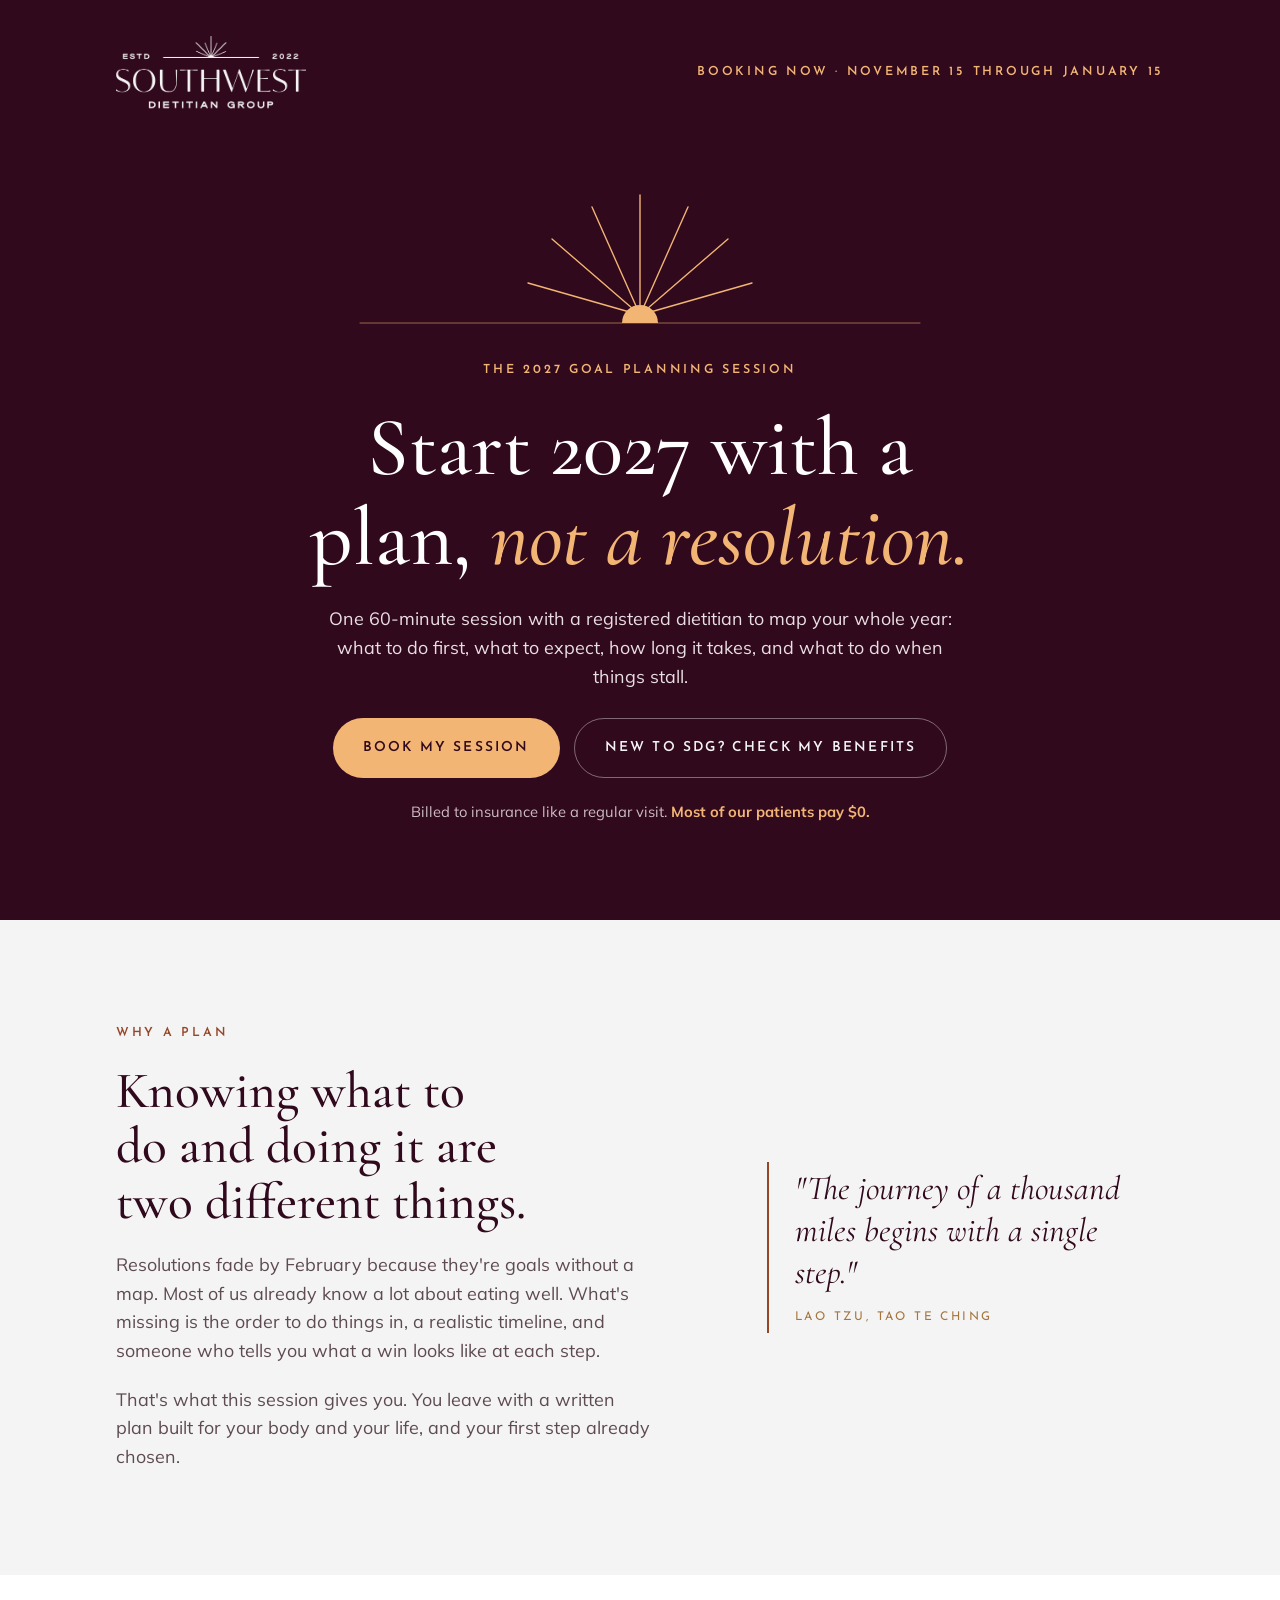
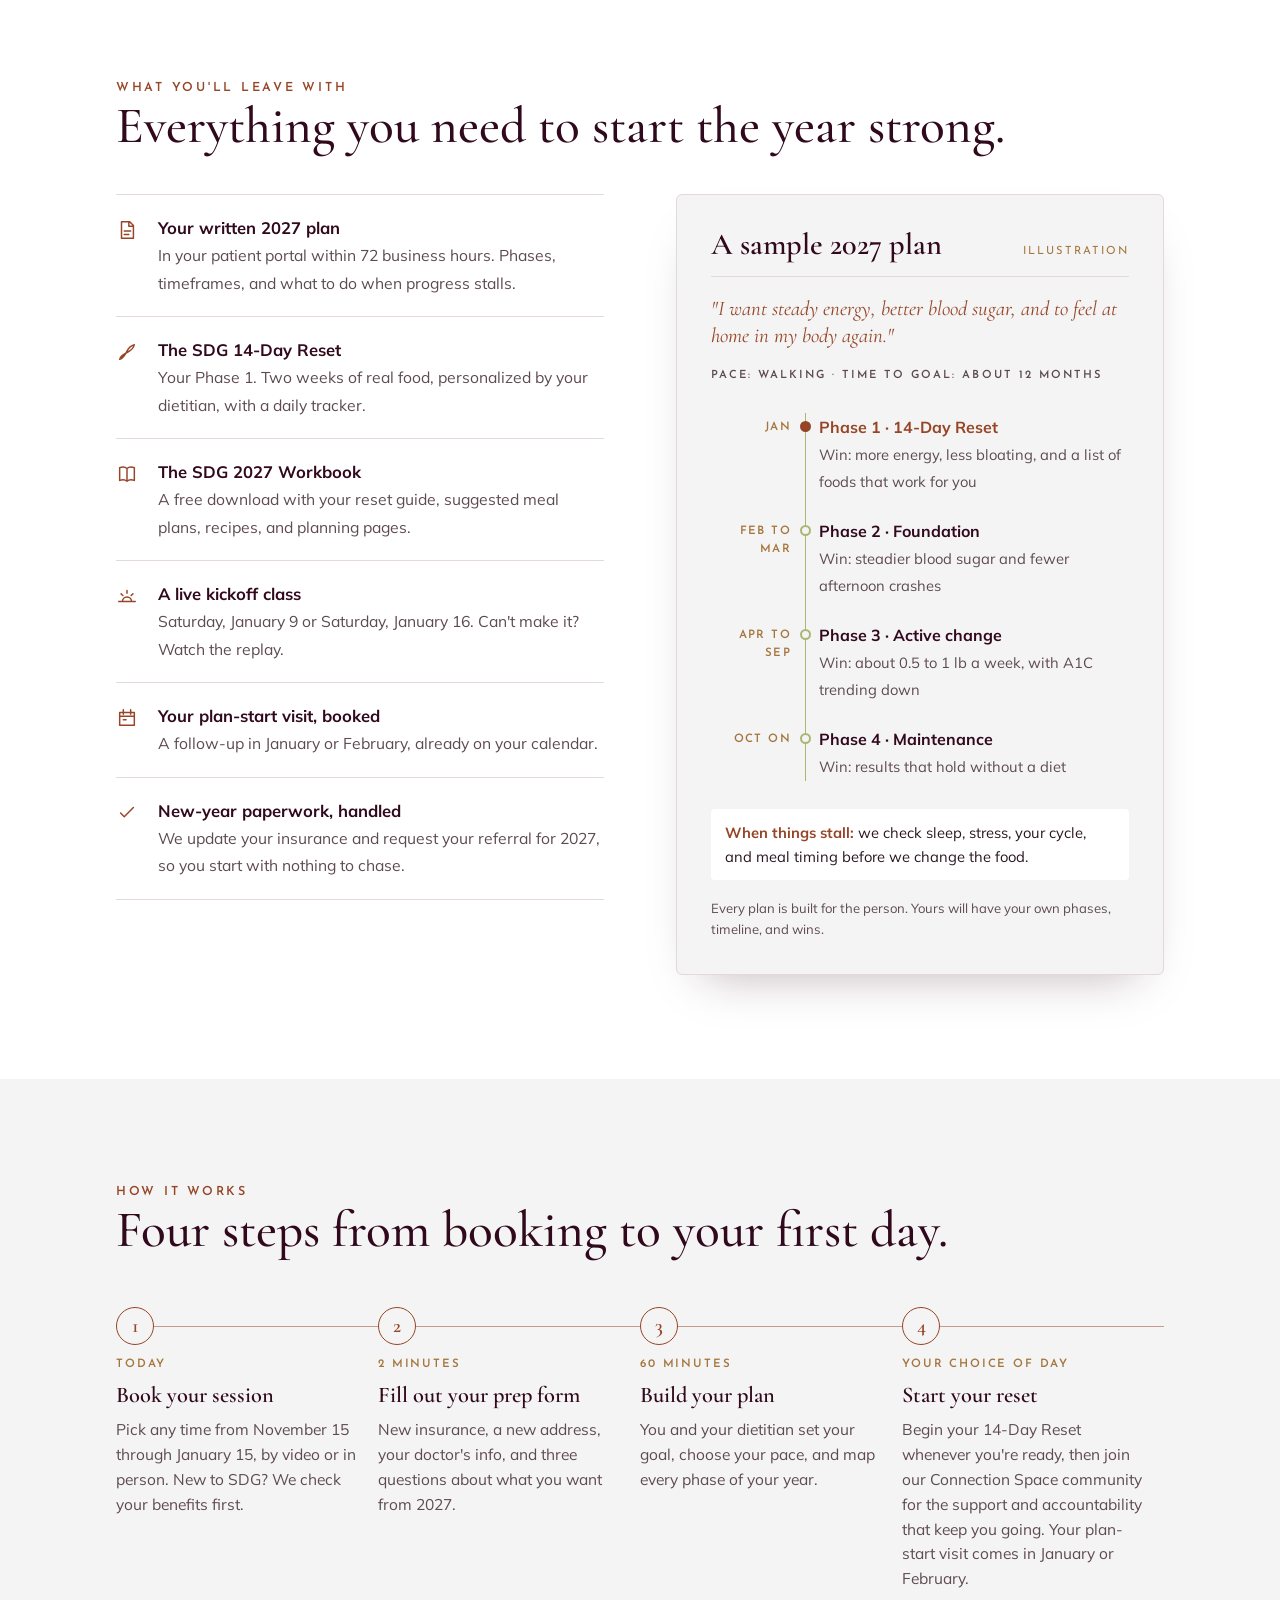
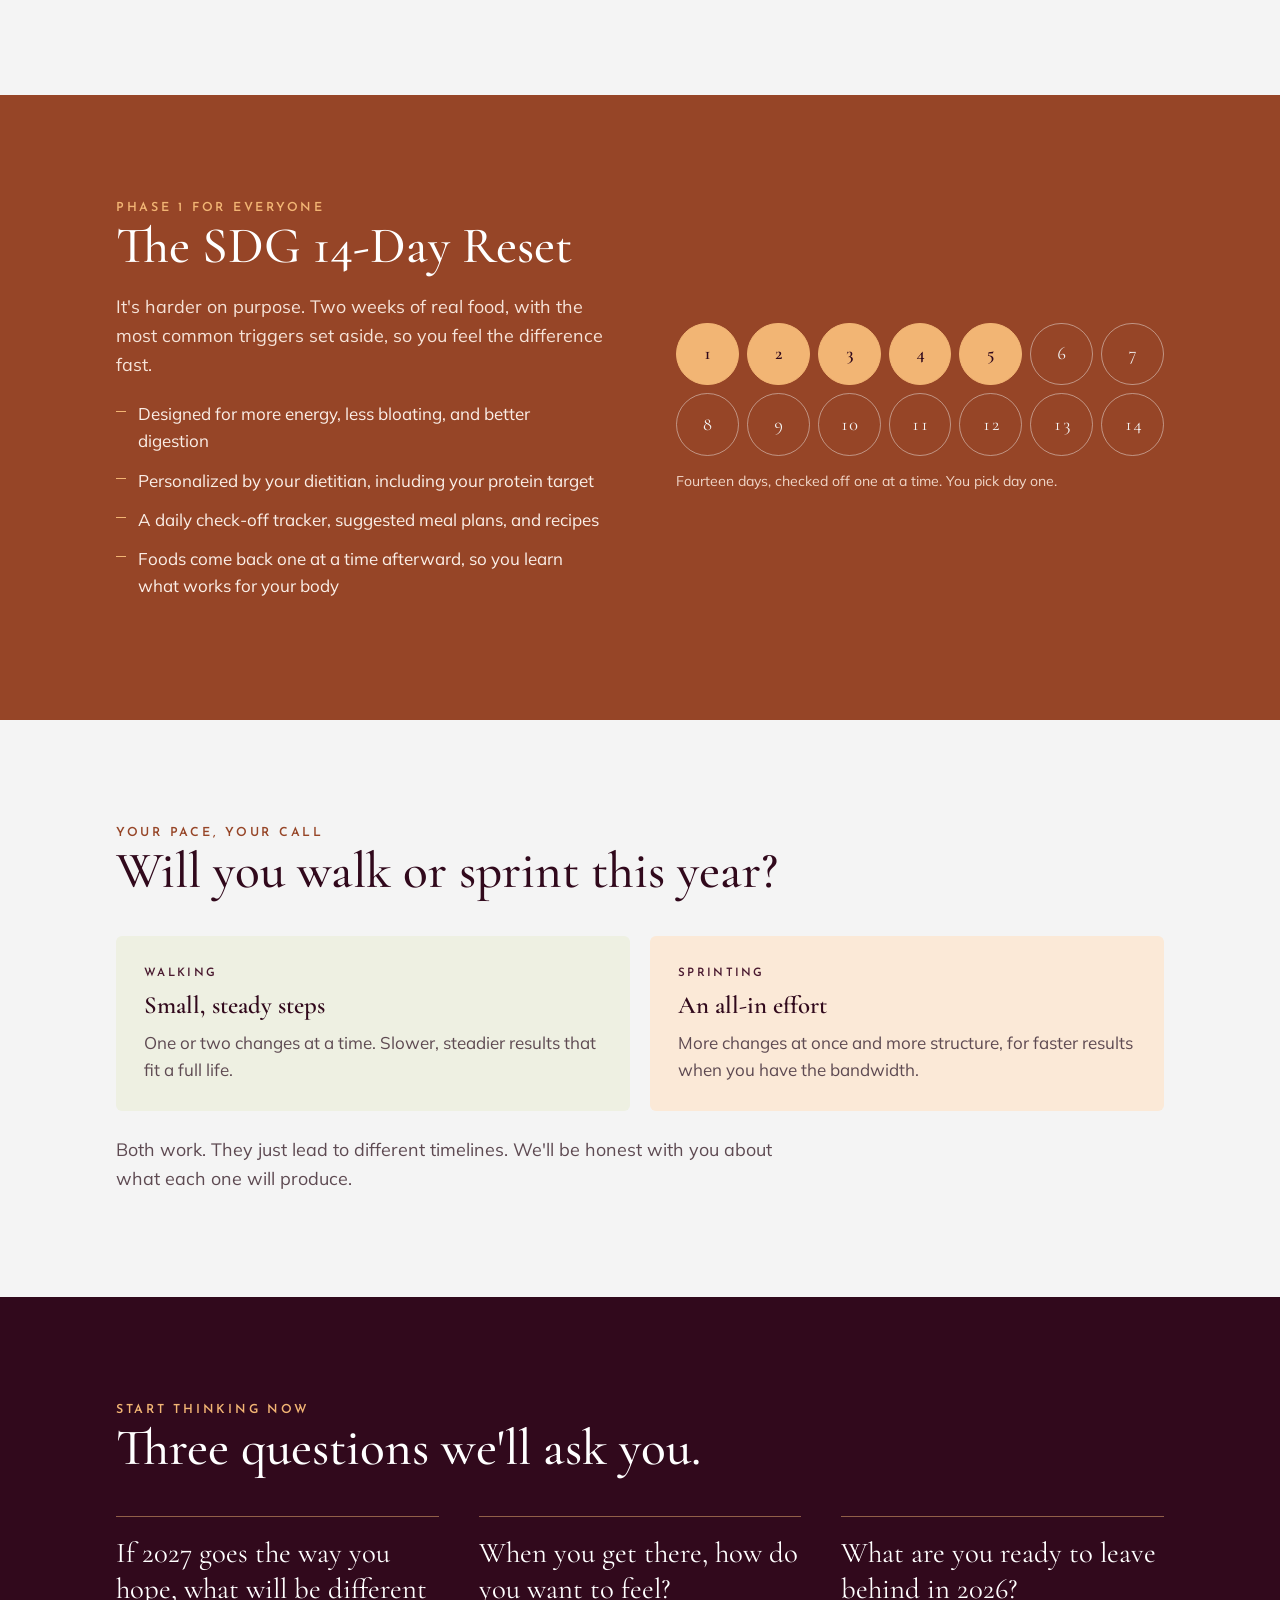
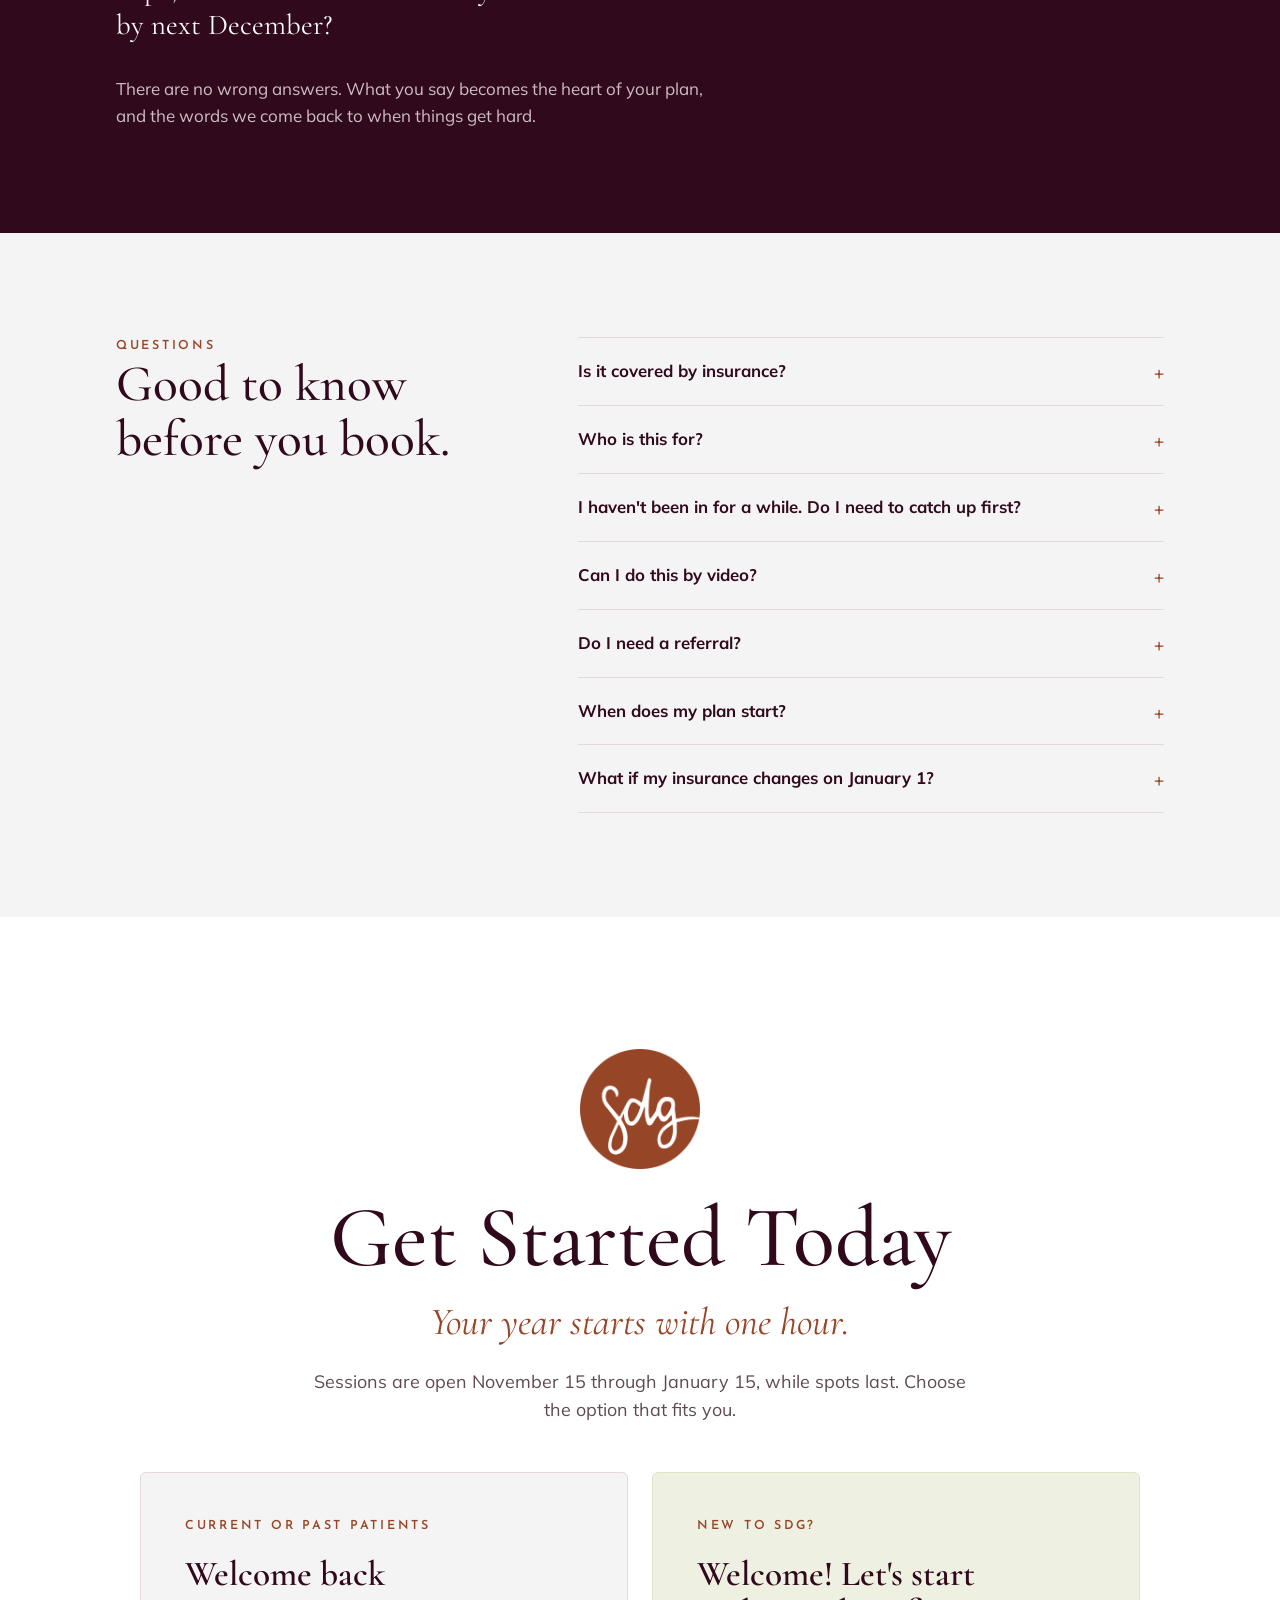
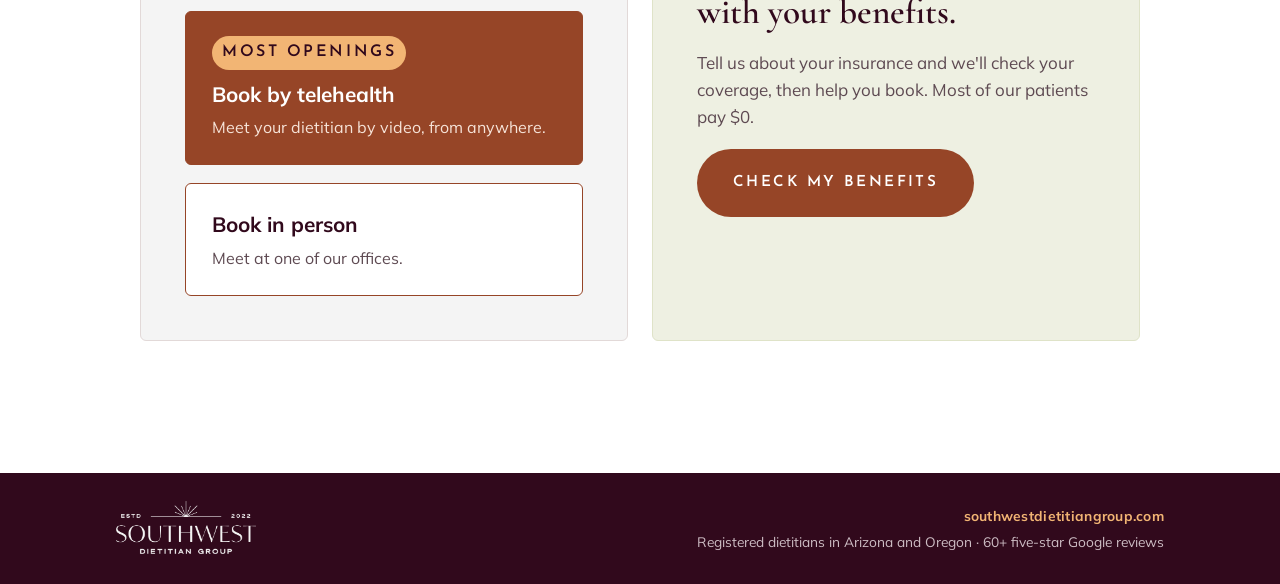
<file: 2027/index.html>
<!doctype html>
<html lang="en">
<head>
<meta charset="utf-8">
<meta name="viewport" content="width=device-width, initial-scale=1, viewport-fit=cover">
<title>2027 Goal Planning Session | Southwest Dietitian Group</title>
<meta name="description" content="One 60-minute session with a registered dietitian to map your whole year. Booking November 15 through January 15. Billed to insurance; most patients pay $0.">
<meta property="og:title" content="Start 2027 with a plan, not a resolution">
<meta property="og:description" content="The 2027 Goal Planning Session with Southwest Dietitian Group. Booking now, November 15 through January 15.">
<meta property="og:image" content="https://go.southwestdietitiangroup.com/assets/sdg-badge.png">
<link rel="icon" type="image/png" sizes="64x64" href="/assets/favicon-64.png?v=2">
<link rel="apple-touch-icon" href="/assets/favicon-180.png?v=2">


<link rel="preconnect" href="https://fonts.googleapis.com">
<link rel="preconnect" href="https://fonts.gstatic.com" crossorigin>
<link rel="stylesheet" href="https://fonts.googleapis.com/css2?family=Cormorant+Garamond:ital,wght@0,500;0,600;1,500&family=Josefin+Sans:wght@400;600&family=Mulish:wght@400;600;700&display=swap">
<style>
/* Layout: a sunrise over the horizon line (the logo's own motif) opens the year; the page below reads like the plan itself, in order. Single committed brand look. */
.sdg-lp {
  --rust: #964527;
  --rust-deep: #7c381f;
  --plum: #31091C;
  --plum-soft: #4a1a30;
  --peach: #F2B574;
  --sage: #ACB574;
  --gold: #A4753D;
  --paper: #F4F4F4;
  --white: #FFFFFF;
  --ink: #2a1520;
  --ink-soft: #5e4a52;
  --line: #e2d9d8;
  --display: 'Aguila', 'Cormorant Garamond', Georgia, 'Times New Roman', serif;
  --label: 'Dallas', 'Josefin Sans', 'Arial', sans-serif;
  --body: 'Mulish', 'Arial', 'Helvetica Neue', sans-serif;
  color-scheme: light;
  font-family: var(--body);
  font-size: 17px;
  line-height: 1.6;
  color: var(--ink);
  background: var(--paper);
  -webkit-font-smoothing: antialiased;
}
body { background: #F4F4F4; color: #2a1520; }
.sdg-lp *, .sdg-lp *::before, .sdg-lp *::after { box-sizing: border-box; }
.sdg-lp img { max-width: 100%; display: block; }
.sdg-lp a { color: inherit; }
.sdg-lp .wrap {
  max-width: 1080px;
  margin-inline: auto;
  padding-left: max(16px, env(safe-area-inset-left, 0px));
  padding-right: max(16px, env(safe-area-inset-right, 0px));
}
.sdg-lp .band { padding-block: clamp(56px, 9vw, 104px); }
.sdg-lp .eyebrow {
  font-family: var(--label);
  text-transform: uppercase;
  letter-spacing: 0.22em;
  font-size: 0.78rem;
  font-weight: 600;
  color: var(--rust);
  margin: 0;
}
.sdg-lp h1, .sdg-lp h2, .sdg-lp h3 {
  font-family: var(--display);
  font-weight: 500;
  line-height: 1.08;
  text-wrap: balance;
  margin: 0;
  color: var(--plum);
}
.sdg-lp h2 { font-size: clamp(2.1rem, 4.6vw, 3.2rem); }
.sdg-lp h3 { font-size: 1.55rem; font-weight: 600; }
.sdg-lp p { margin: 0; }
.sdg-lp .lede { font-size: 1.12rem; color: var(--ink-soft); max-width: 60ch; }

/* Buttons */
.sdg-lp .btn {
  display: inline-flex; align-items: center; justify-content: center; gap: 10px;
  font-family: var(--label); text-transform: uppercase; letter-spacing: 0.16em;
  font-weight: 600; font-size: 0.86rem;
  padding: 18px 30px; border-radius: 999px; text-decoration: none;
  transition: transform .18s ease, background-color .18s ease;
}
.sdg-lp .btn:focus-visible { outline: 3px solid var(--peach); outline-offset: 3px; }
.sdg-lp .btn-peach { background: var(--peach); color: var(--plum); }
.sdg-lp .btn-peach:hover { background: #f6c58d; transform: translateY(-1px); }
.sdg-lp .btn-rust { background: var(--rust); color: var(--white); }
.sdg-lp .btn-rust:hover { background: var(--rust-deep); transform: translateY(-1px); }
.sdg-lp .btn-ghost { color: var(--paper); border: 1px solid rgba(244,244,244,.4); }
.sdg-lp .btn-ghost:hover { border-color: var(--peach); color: var(--peach); }

/* Hero */
.sdg-lp .hero { background: var(--plum); color: var(--paper); position: relative; overflow: hidden; }
.sdg-lp .hero .wrap { padding-block: 36px clamp(56px, 8vw, 96px); position: relative; z-index: 1; }
.sdg-lp .hero-top { display: flex; justify-content: space-between; align-items: center; gap: 16px; flex-wrap: wrap; }
.sdg-lp .hero-logo { width: 190px; }
.sdg-lp .hero .eyebrow { color: var(--peach); }
.sdg-lp .sunrise { display: block; width: min(560px, 90%); margin: clamp(40px, 7vw, 72px) auto 0; overflow: visible; }
.sdg-lp .sunrise line { stroke: var(--peach); stroke-width: 1.4; stroke-linecap: round; }
.sdg-lp .sunrise .horizon { stroke: rgba(242,181,116,.55); stroke-width: 1; }
.sdg-lp .sunrise .sun { fill: var(--peach); }
.sdg-lp .hero-copy { text-align: center; max-width: 780px; margin: 28px auto 0; display: grid; gap: 22px; justify-items: center; }
.sdg-lp .hero h1 { color: var(--white); font-size: clamp(2.7rem, 7.4vw, 5.2rem); }
.sdg-lp .hero h1 em { font-style: italic; color: var(--peach); }
.sdg-lp .hero .lede { color: #e9dfe3; text-align: center; }
.sdg-lp .hero-actions { display: flex; flex-wrap: wrap; gap: 14px; justify-content: center; margin-top: 6px; }
.sdg-lp .hero-note { font-size: 0.92rem; color: #cdbdc4; }
.sdg-lp .hero-note strong { color: var(--peach); font-weight: 700; }
@media (prefers-reduced-motion: no-preference) {
  .sdg-lp .sunrise .ray { stroke-dasharray: 120; stroke-dashoffset: 0; animation: sdg-ray 1.4s ease-out both; }
  .sdg-lp .sunrise .ray:nth-of-type(2) { animation-delay: .08s; }
  .sdg-lp .sunrise .ray:nth-of-type(3) { animation-delay: .16s; }
  .sdg-lp .sunrise .ray:nth-of-type(4) { animation-delay: .24s; }
  .sdg-lp .sunrise .ray:nth-of-type(5) { animation-delay: .32s; }
  .sdg-lp .sunrise .ray:nth-of-type(6) { animation-delay: .40s; }
  .sdg-lp .sunrise .ray:nth-of-type(7) { animation-delay: .48s; }
  @keyframes sdg-ray { from { stroke-dashoffset: 120; opacity: .2; } to { stroke-dashoffset: 0; opacity: 1; } }
}

/* Why */
.sdg-lp .why { display: grid; grid-template-columns: 1.1fr 0.9fr; gap: clamp(32px, 6vw, 80px); align-items: start; }
.sdg-lp .why > * { min-width: 0; }
.sdg-lp .why-text { display: grid; gap: 20px; }
.sdg-lp .quote { border-left: 2px solid var(--rust); padding: 6px 0 6px 26px; display: grid; gap: 14px; align-self: center; }
.sdg-lp .quote p { font-family: var(--display); font-style: italic; font-size: clamp(1.6rem, 3vw, 2.1rem); line-height: 1.25; color: var(--plum); }
.sdg-lp .quote cite { font-family: var(--label); font-style: normal; text-transform: uppercase; letter-spacing: 0.2em; font-size: 0.75rem; color: var(--gold); }

/* What you leave with */
.sdg-lp .leave { background: var(--white); }
.sdg-lp .leave-grid { display: grid; grid-template-columns: 1fr 1fr; gap: clamp(32px, 6vw, 72px); align-items: start; margin-top: 40px; }
.sdg-lp .leave-grid > * { min-width: 0; }
.sdg-lp .gets { list-style: none; margin: 0; padding: 0; display: grid; gap: 0; }
.sdg-lp .gets li { display: grid; grid-template-columns: 28px 1fr; gap: 14px; padding: 20px 0; border-top: 1px solid var(--line); }
.sdg-lp .gets li:last-child { border-bottom: 1px solid var(--line); }
.sdg-lp .gets svg { width: 22px; height: 22px; margin-top: 4px; }
.sdg-lp .gets svg path { fill: none; stroke: var(--rust); stroke-width: 1.6; stroke-linecap: round; stroke-linejoin: round; }
.sdg-lp .gets strong { display: block; font-weight: 700; color: var(--plum); font-size: 1.04rem; }
.sdg-lp .gets span { color: var(--ink-soft); font-size: 0.98rem; }

/* The plan preview: the one object on the page */
.sdg-lp .plan {
  background: var(--paper); border: 1px solid var(--line); border-radius: 6px;
  padding: clamp(22px, 4vw, 34px); box-shadow: 0 24px 48px -28px rgba(49,9,28,.35);
  display: grid; gap: 18px; position: relative;
}
.sdg-lp .plan-head { display: flex; justify-content: space-between; align-items: baseline; gap: 12px; flex-wrap: wrap; border-bottom: 1px solid var(--line); padding-bottom: 14px; }
.sdg-lp .plan-head h3 { font-size: 1.9rem; }
.sdg-lp .plan-head small { font-family: var(--label); text-transform: uppercase; letter-spacing: .18em; font-size: .7rem; color: var(--gold); }
.sdg-lp .plan-goal { font-family: var(--display); font-style: italic; font-size: 1.3rem; color: var(--rust); line-height: 1.3; }
.sdg-lp .plan-label { font-family: var(--label); text-transform: uppercase; letter-spacing: .18em; font-size: .7rem; color: var(--ink-soft); font-weight: 600; }
.sdg-lp .phases { display: grid; gap: 10px; }
.sdg-lp .phase { display: grid; grid-template-columns: auto 1fr auto; gap: 12px; align-items: center; padding: 12px 14px; background: var(--white); border-radius: 4px; border-left: 3px solid var(--sage); }
.sdg-lp .phase.first { border-left-color: var(--rust); }
.sdg-lp .phase b { font-family: var(--label); font-size: .72rem; letter-spacing: .14em; text-transform: uppercase; color: var(--gold); }
.sdg-lp .phase span { font-weight: 600; color: var(--plum); font-size: .98rem; }
.sdg-lp .phase em { font-style: normal; font-size: .82rem; color: var(--ink-soft); font-variant-numeric: tabular-nums; white-space: nowrap; }
.sdg-lp .plan-foot { font-size: .82rem; color: var(--ink-soft); }

/* Timeline */
.sdg-lp .steps { list-style: none; margin: 48px 0 0; padding: 0; display: grid; grid-template-columns: repeat(4, 1fr); gap: 0; counter-reset: step; position: relative; }
.sdg-lp .steps::before { content: ""; position: absolute; left: 0; right: 0; top: 19px; height: 1px; background: var(--rust); opacity: .5; }
.sdg-lp .steps li { position: relative; padding-right: 22px; display: grid; gap: 10px; align-content: start; min-width: 0; }
.sdg-lp .steps li::before {
  counter-increment: step; content: counter(step);
  width: 38px; height: 38px; border-radius: 50%; display: grid; place-items: center;
  background: var(--paper); border: 1px solid var(--rust); color: var(--rust);
  font-family: var(--display); font-size: 1.25rem; font-weight: 600; position: relative;
}
.sdg-lp .steps .when { font-family: var(--label); text-transform: uppercase; letter-spacing: .16em; font-size: .72rem; color: var(--gold); font-weight: 600; }
.sdg-lp .steps h3 { font-size: 1.4rem; }
.sdg-lp .steps p { color: var(--ink-soft); font-size: .97rem; }

/* Reset band */
.sdg-lp .reset { background: var(--rust); color: var(--paper); }
.sdg-lp .reset .eyebrow { color: var(--peach); }
.sdg-lp .reset h2 { color: var(--white); }
.sdg-lp .reset-grid { display: grid; grid-template-columns: 1fr 1fr; gap: clamp(32px, 6vw, 72px); align-items: center; }
.sdg-lp .reset-grid > * { min-width: 0; }
.sdg-lp .reset .lede { color: #f6e3d8; }
.sdg-lp .days { display: grid; grid-template-columns: repeat(7, 1fr); gap: 8px; }
.sdg-lp .days span {
  aspect-ratio: 1; max-width: 100%; border: 1px solid rgba(244,244,244,.45); border-radius: 50%;
  display: grid; place-items: center; font-family: var(--display); font-size: 1.15rem; color: var(--paper);
  font-variant-numeric: tabular-nums;
}
.sdg-lp .days span.done { background: var(--peach); border-color: var(--peach); color: var(--plum); font-weight: 600; }
.sdg-lp .days-cap { margin-top: 14px; font-size: .88rem; color: #f0d6c8; }
.sdg-lp .reset-points { display: grid; gap: 12px; margin-top: 22px; padding: 0; list-style: none; }
.sdg-lp .reset-points li { padding-left: 22px; position: relative; color: #fbefe8; }
.sdg-lp .reset-points li::before { content: ""; position: absolute; left: 0; top: .65em; width: 10px; height: 1px; background: var(--peach); }

/* Pace */
.sdg-lp .pace { display: grid; grid-template-columns: 1fr 1fr; gap: 20px; margin-top: 36px; }
.sdg-lp .pace > div { padding: 28px; border-radius: 6px; display: grid; gap: 10px; align-content: start; min-width: 0; }
.sdg-lp .pace .walk { background: #eef0e2; }
.sdg-lp .pace .sprint { background: #fbe9d7; }
.sdg-lp .pace .tag { font-family: var(--label); text-transform: uppercase; letter-spacing: .2em; font-size: .72rem; font-weight: 600; color: var(--plum-soft); }
.sdg-lp .pace p { color: var(--ink-soft); }

/* Questions */
.sdg-lp .questions { background: var(--plum); color: var(--paper); }
.sdg-lp .questions h2 { color: var(--white); }
.sdg-lp .questions .eyebrow { color: var(--peach); }
.sdg-lp .qs { list-style: none; margin: 40px 0 0; padding: 0; display: grid; grid-template-columns: repeat(3, 1fr); gap: clamp(20px, 4vw, 40px); }
.sdg-lp .qs li { border-top: 1px solid rgba(242,181,116,.5); padding-top: 18px; min-width: 0; }
.sdg-lp .qs p { font-family: var(--display); font-size: clamp(1.45rem, 2.4vw, 1.8rem); line-height: 1.25; color: var(--white); }
.sdg-lp .qs-note { margin-top: 32px; color: #cdbdc4; max-width: 60ch; }

/* FAQ */
.sdg-lp .faq { display: grid; grid-template-columns: 0.8fr 1.2fr; gap: clamp(32px, 6vw, 72px); }
.sdg-lp .faq > * { min-width: 0; }
.sdg-lp details { border-top: 1px solid var(--line); padding: 20px 0; }
.sdg-lp details:last-child { border-bottom: 1px solid var(--line); }
.sdg-lp summary { cursor: pointer; font-weight: 700; color: var(--plum); font-size: 1.05rem; list-style: none; display: flex; justify-content: space-between; gap: 16px; }
.sdg-lp summary::-webkit-details-marker { display: none; }
.sdg-lp summary::after { content: "+"; font-family: var(--display); font-size: 1.6rem; line-height: 1; color: var(--rust); transition: transform .2s; }
.sdg-lp details[open] summary::after { transform: rotate(45deg); }
.sdg-lp summary:focus-visible { outline: 2px solid var(--rust); outline-offset: 4px; }
.sdg-lp details p { margin-top: 12px; color: var(--ink-soft); max-width: 62ch; }

/* Final CTA */
.sdg-lp .final { background: var(--white); text-align: center; }
.sdg-lp .final .wrap { display: grid; gap: 22px; justify-items: center; }
.sdg-lp .final-badge { width: 92px; }
.sdg-lp .final h2 { max-width: 18ch; }
.sdg-lp .final .lede { text-align: center; }
.sdg-lp .footer { background: var(--plum); color: #cdbdc4; font-size: .86rem; }
.sdg-lp .footer .wrap { padding-block: 28px; display: flex; flex-wrap: wrap; justify-content: space-between; gap: 12px; align-items: center; }
.sdg-lp .footer img { width: 140px; }

/* Booking chooser */
.sdg-lp .choose { display: grid; grid-template-columns: 1fr 1fr; gap: 20px; width: 100%; max-width: 900px; margin-top: 18px; text-align: left; }
.sdg-lp .choice { background: var(--paper); border: 1px solid var(--line); border-radius: 6px; padding: clamp(22px, 4vw, 32px); display: grid; gap: 14px; align-content: start; min-width: 0; }
.sdg-lp .choice h3 { font-size: 1.6rem; }
.sdg-lp .choice p { color: var(--ink-soft); }
.sdg-lp .choice .eyebrow { color: var(--rust); }
.sdg-lp .choice .btn { justify-self: start; }
.sdg-lp .opt { display: grid; gap: 4px; padding: 18px 20px; border-radius: 6px; border: 1px solid var(--rust); text-decoration: none; background: var(--white); transition: transform .18s ease, background-color .18s ease; position: relative; }
.sdg-lp .opt strong { color: var(--plum); font-size: 1.08rem; }
.sdg-lp .opt span { color: var(--ink-soft); font-size: .94rem; }
.sdg-lp .opt:hover { transform: translateY(-1px); background: #fbf1ec; }
.sdg-lp .opt:focus-visible { outline: 3px solid var(--rust); outline-offset: 3px; }
.sdg-lp .opt-main { background: var(--rust); border-color: var(--rust); }
.sdg-lp .opt-main strong { color: var(--white); }
.sdg-lp .opt-main span { color: #f6e3d8; }
.sdg-lp .opt-main:hover { background: var(--rust-deep); }
.sdg-lp .opt .opt-tag { justify-self: start; font-family: var(--label); text-transform: uppercase; letter-spacing: .16em; font-size: .68rem; font-weight: 600; color: var(--plum); background: var(--peach); padding: 4px 10px; border-radius: 999px; margin-bottom: 4px; }
.sdg-lp .choice-new { background: #eef0e2; border-color: #dfe3c8; }
@media (max-width: 760px) { .sdg-lp .choose { grid-template-columns: 1fr; } }

/* Sample plan timeline */
.sdg-lp .tl { list-style: none; margin: 0; padding: 0; display: grid; gap: 0; position: relative; }
.sdg-lp .tl::before { content: ""; position: absolute; left: 94px; top: 10px; bottom: 10px; width: 1px; background: var(--sage); }
.sdg-lp .tl li { display: grid; grid-template-columns: 80px 1fr; gap: 28px; padding: 12px 0; position: relative; }
.sdg-lp .tl li::after { content: ""; position: absolute; left: 89px; top: 18px; width: 11px; height: 11px; border-radius: 50%; background: var(--paper); border: 2px solid var(--sage); }
.sdg-lp .tl li.tl-first::after { background: var(--rust); border-color: var(--rust); }
.sdg-lp .tl-when { font-family: var(--label); text-transform: uppercase; letter-spacing: .12em; font-size: .72rem; font-weight: 600; color: var(--gold); padding-top: 3px; text-align: right; }
.sdg-lp .tl b { display: block; color: var(--plum); font-size: 1rem; }
.sdg-lp .tl li.tl-first b { color: var(--rust); }
.sdg-lp .tl div span { color: var(--ink-soft); font-size: .92rem; }
.sdg-lp .plan-stall { font-size: .92rem; color: var(--ink); background: var(--white); border-radius: 4px; padding: 12px 14px; }
.sdg-lp .plan-stall strong { color: var(--rust); }
/* Logo links and footer */
.sdg-lp .logo-link { display: inline-block; border-radius: 4px; }
.sdg-lp .logo-link:focus-visible, .sdg-lp .site-link:focus-visible { outline: 2px solid var(--peach); outline-offset: 4px; }
.sdg-lp .footer-text { display: grid; gap: 4px; text-align: right; }
.sdg-lp .site-link { color: var(--peach); font-weight: 700; text-decoration: none; letter-spacing: .02em; }
.sdg-lp .site-link:hover { text-decoration: underline; }
/* Bigger Get Started section */
.sdg-lp .final { padding-block: clamp(72px, 11vw, 132px); }
.sdg-lp .final-badge { width: 120px; }
.sdg-lp .final .final-title { font-size: clamp(3rem, 8vw, 5.4rem); max-width: none; }
.sdg-lp .final-sub { font-family: var(--display); font-style: italic; font-size: clamp(1.6rem, 3.6vw, 2.4rem); color: var(--rust); line-height: 1.2; margin-top: -8px; }
.sdg-lp .final .choose { max-width: 1000px; gap: 24px; margin-top: 26px; }
.sdg-lp .final .choice { padding: clamp(26px, 4.5vw, 44px); gap: 18px; }
.sdg-lp .final .choice h3 { font-size: clamp(1.8rem, 3vw, 2.2rem); }
.sdg-lp .final .opt { padding: 24px 26px; }
.sdg-lp .final .opt strong { font-size: 1.3rem; }
.sdg-lp .final .opt span { font-size: 1rem; }
.sdg-lp .final .choice .btn { padding: 22px 36px; font-size: .95rem; }
@media (max-width: 560px) {
  .sdg-lp .tl::before { left: 74px; }
  .sdg-lp .tl li { grid-template-columns: 62px 1fr; gap: 26px; }
  .sdg-lp .tl li::after { left: 69px; }
  .sdg-lp .footer-text { text-align: left; }
  .sdg-lp .final .choice .btn { width: 100%; }
}

@media (max-width: 860px) {
  .sdg-lp .why, .sdg-lp .leave-grid, .sdg-lp .reset-grid, .sdg-lp .faq { grid-template-columns: 1fr; }
  .sdg-lp .steps { grid-template-columns: 1fr 1fr; row-gap: 40px; }
  .sdg-lp .steps::before { display: none; }
  .sdg-lp .qs { grid-template-columns: 1fr; }
}
@media (max-width: 560px) {
  .sdg-lp { font-size: 16px; }
  .sdg-lp .steps, .sdg-lp .pace { grid-template-columns: 1fr; }
  .sdg-lp .hero-actions .btn { width: 100%; }
  .sdg-lp .days { gap: 5px; }
  .sdg-lp .days span { font-size: .95rem; }
  .sdg-lp .phase { grid-template-columns: 1fr auto; }
  .sdg-lp .phase b { grid-column: 1 / -1; }
}

body { margin: 0; }
</style>
</head>
<body>


<div class="sdg-lp">

  <header class="hero">
    <div class="wrap">
      <div class="hero-top">
        <a class="logo-link" href="https://southwestdietitiangroup.com/" target="_blank" rel="noopener"><img class="hero-logo" src="/assets/sdg-logo-white.png" alt="Southwest Dietitian Group home"></a>
        <p class="eyebrow">Booking now · November 15 through January 15</p>
      </div>

      <svg class="sunrise" viewBox="0 0 560 150" aria-hidden="true">
        <line class="horizon" x1="0" y1="140" x2="560" y2="140"/>
        <line class="ray" x1="280" y1="132" x2="280" y2="10"/>
        <line class="ray" x1="280" y1="132" x2="232" y2="24"/>
        <line class="ray" x1="280" y1="132" x2="328" y2="24"/>
        <line class="ray" x1="280" y1="132" x2="192" y2="56"/>
        <line class="ray" x1="280" y1="132" x2="368" y2="56"/>
        <line class="ray" x1="280" y1="132" x2="168" y2="100"/>
        <line class="ray" x1="280" y1="132" x2="392" y2="100"/>
        <path class="sun" d="M262 140 A18 18 0 0 1 298 140 Z"/>
      </svg>

      <div class="hero-copy">
        <p class="eyebrow">The 2027 Goal Planning Session</p>
        <h1>Start 2027 with a plan, <em>not a resolution.</em></h1>
        <p class="lede">One 60-minute session with a registered dietitian to map your whole year: what to do first, what to expect, how long it takes, and what to do when things stall.</p>
        <div class="hero-actions">
          <a class="btn btn-peach" href="#sdg-book">Book my session</a>
          <a class="btn btn-ghost" href="https://form.jotform.com/SouthwestDietitianGroup/verify-my-benefits" target="_blank" rel="noopener">New to SDG? Check my benefits</a>
        </div>
        <p class="hero-note">Billed to insurance like a regular visit. <strong>Most of our patients pay $0.</strong></p>
      </div>
    </div>
  </header>

  <section class="band">
    <div class="wrap why">
      <div class="why-text">
        <p class="eyebrow">Why a plan</p>
        <h2>Knowing what to do and doing it are two different things.</h2>
        <p class="lede">Resolutions fade by February because they're goals without a map. Most of us already know a lot about eating well. What's missing is the order to do things in, a realistic timeline, and someone who tells you what a win looks like at each step.</p>
        <p class="lede">That's what this session gives you. You leave with a written plan built for your body and your life, and your first step already chosen.</p>
      </div>
      <blockquote class="quote">
        <p>"The journey of a thousand miles begins with a single step."</p>
        <cite>Lao Tzu, Tao Te Ching</cite>
      </blockquote>
    </div>
  </section>

  <section class="band leave" id="sdg-included">
    <div class="wrap">
      <p class="eyebrow">What you'll leave with</p>
      <h2>Everything you need to start the year strong.</h2>
      <div class="leave-grid">
        <ul class="gets">
          <li>
            <svg viewBox="0 0 24 24" aria-hidden="true"><path d="M6 3h9l4 4v14H6z M14 3v5h5 M9 13h7 M9 17h5"/></svg>
            <div><strong>Your written 2027 plan</strong><span>In your patient portal within 72 business hours. Phases, timeframes, and what to do when progress stalls.</span></div>
          </li>
          <li>
            <svg viewBox="0 0 24 24" aria-hidden="true"><path d="M4 20c4-1 6-5 8-9s4-6 8-7c-1 4-3 6-7 8s-8 4-9 8z M8 16l4-4"/></svg>
            <div><strong>The SDG 14-Day Reset</strong><span>Your Phase 1. Two weeks of real food, personalized by your dietitian, with a daily tracker.</span></div>
          </li>
          <li>
            <svg viewBox="0 0 24 24" aria-hidden="true"><path d="M4 5c3-1 6-1 8 1 2-2 5-2 8-1v14c-3-1-6-1-8 1-2-2-5-2-8-1z M12 6v14"/></svg>
            <div><strong>The SDG 2027 Workbook</strong><span>A free download with your reset guide, suggested meal plans, recipes, and planning pages.</span></div>
          </li>
          <li>
            <svg viewBox="0 0 24 24" aria-hidden="true"><path d="M3 18h18 M7 18a5 5 0 0 1 10 0 M12 6v3 M5.5 9.5l2 2 M18.5 9.5l-2 2"/></svg>
            <div><strong>A live kickoff class</strong><span>Saturday, January 9 or Saturday, January 16. Can't make it? Watch the replay.</span></div>
          </li>
          <li>
            <svg viewBox="0 0 24 24" aria-hidden="true"><path d="M4 6h16v14H4z M4 10h16 M8 3v5 M16 3v5 M8 14h3"/></svg>
            <div><strong>Your plan-start visit, booked</strong><span>A follow-up in January or February, already on your calendar.</span></div>
          </li>
          <li>
            <svg viewBox="0 0 24 24" aria-hidden="true"><path d="M5 12l4 4 10-10"/></svg>
            <div><strong>New-year paperwork, handled</strong><span>We update your insurance and request your referral for 2027, so you start with nothing to chase.</span></div>
          </li>
        </ul>

        <div class="plan" aria-label="A sample 2027 plan">
          <div class="plan-head">
            <h3>A sample 2027 plan</h3>
            <small>Illustration</small>
          </div>
          <p class="plan-goal">"I want steady energy, better blood sugar, and to feel at home in my body again."</p>
          <p class="plan-label">Pace: walking · Time to goal: about 12 months</p>
          <ol class="tl">
            <li class="tl-first"><span class="tl-when">Jan</span><div><b>Phase 1 · 14-Day Reset</b><span>Win: more energy, less bloating, and a list of foods that work for you</span></div></li>
            <li><span class="tl-when">Feb to Mar</span><div><b>Phase 2 · Foundation</b><span>Win: steadier blood sugar and fewer afternoon crashes</span></div></li>
            <li><span class="tl-when">Apr to Sep</span><div><b>Phase 3 · Active change</b><span>Win: about 0.5 to 1 lb a week, with A1C trending down</span></div></li>
            <li><span class="tl-when">Oct on</span><div><b>Phase 4 · Maintenance</b><span>Win: results that hold without a diet</span></div></li>
          </ol>
          <p class="plan-stall"><strong>When things stall:</strong> we check sleep, stress, your cycle, and meal timing before we change the food.</p>
          <p class="plan-foot">Every plan is built for the person. Yours will have your own phases, timeline, and wins.</p>
        </div>
      </div>
    </div>
  </section>

  <section class="band">
    <div class="wrap">
      <p class="eyebrow">How it works</p>
      <h2>Four steps from booking to your first day.</h2>
      <ol class="steps">
        <li><span class="when">Today</span><h3>Book your session</h3><p>Pick any time from November 15 through January 15, by video or in person. New to SDG? We check your benefits first.</p></li>
        <li><span class="when">2 minutes</span><h3>Fill out your prep form</h3><p>New insurance, a new address, your doctor's info, and three questions about what you want from 2027.</p></li>
        <li><span class="when">60 minutes</span><h3>Build your plan</h3><p>You and your dietitian set your goal, choose your pace, and map every phase of your year.</p></li>
        <li><span class="when">Your choice of day</span><h3>Start your reset</h3><p>Begin your 14-Day Reset whenever you're ready, then join our Connection Space community for the support and accountability that keep you going. Your plan-start visit comes in January or February.</p></li>
      </ol>
    </div>
  </section>

  <section class="band reset">
    <div class="wrap reset-grid">
      <div>
        <p class="eyebrow">Phase 1 for everyone</p>
        <h2>The SDG 14-Day Reset</h2>
        <p class="lede" style="margin-top:18px">It's harder on purpose. Two weeks of real food, with the most common triggers set aside, so you feel the difference fast.</p>
        <ul class="reset-points">
          <li>Designed for more energy, less bloating, and better digestion</li>
          <li>Personalized by your dietitian, including your protein target</li>
          <li>A daily check-off tracker, suggested meal plans, and recipes</li>
          <li>Foods come back one at a time afterward, so you learn what works for your body</li>
        </ul>
      </div>
      <div>
        <div class="days" aria-hidden="true">
          <span class="done">1</span><span class="done">2</span><span class="done">3</span><span class="done">4</span><span class="done">5</span><span>6</span><span>7</span>
          <span>8</span><span>9</span><span>10</span><span>11</span><span>12</span><span>13</span><span>14</span>
        </div>
        <p class="days-cap">Fourteen days, checked off one at a time. You pick day one.</p>
      </div>
    </div>
  </section>

  <section class="band">
    <div class="wrap">
      <p class="eyebrow">Your pace, your call</p>
      <h2>Will you walk or sprint this year?</h2>
      <div class="pace">
        <div class="walk">
          <span class="tag">Walking</span>
          <h3>Small, steady steps</h3>
          <p>One or two changes at a time. Slower, steadier results that fit a full life.</p>
        </div>
        <div class="sprint">
          <span class="tag">Sprinting</span>
          <h3>An all-in effort</h3>
          <p>More changes at once and more structure, for faster results when you have the bandwidth.</p>
        </div>
      </div>
      <p class="lede" style="margin-top:24px">Both work. They just lead to different timelines. We'll be honest with you about what each one will produce.</p>
    </div>
  </section>

  <section class="band questions">
    <div class="wrap">
      <p class="eyebrow">Start thinking now</p>
      <h2>Three questions we'll ask you.</h2>
      <ol class="qs">
        <li><p>If 2027 goes the way you hope, what will be different by next December?</p></li>
        <li><p>When you get there, how do you want to feel?</p></li>
        <li><p>What are you ready to leave behind in 2026?</p></li>
      </ol>
      <p class="qs-note">There are no wrong answers. What you say becomes the heart of your plan, and the words we come back to when things get hard.</p>
    </div>
  </section>

  <section class="band">
    <div class="wrap faq">
      <div>
        <p class="eyebrow">Questions</p>
        <h2>Good to know before you book.</h2>
      </div>
      <div>
        <details>
          <summary>Is it covered by insurance?</summary>
          <p>It's billed to your insurance like a regular nutrition visit. Most of our patients pay $0 because their plan covers nutrition counseling as a preventive benefit. We check your benefits before your visit, so you'll know ahead of time.</p>
        </details>
        <details>
          <summary>Who is this for?</summary>
          <p>Anyone ready to make 2027 different. Current patients, past patients coming back, and people meeting us for the first time are all welcome.</p>
        </details>
        <details>
          <summary>I haven't been in for a while. Do I need to catch up first?</summary>
          <p>No. We start from wherever you are right now. That's what the session is for.</p>
        </details>
        <details>
          <summary>Can I do this by video?</summary>
          <p>Yes. Telehealth sessions have the most openings, and you get the same full session, plan, and workbook as an in-person visit.</p>
        </details>
        <details>
          <summary>Do I need a referral?</summary>
          <p>Some plans require one. Add your doctor's name and fax number on your prep form and we'll request it for you.</p>
        </details>
        <details>
          <summary>When does my plan start?</summary>
          <p>You start your 14-Day Reset on a day you choose after your session. Your plan-start visit is in January or February.</p>
        </details>
        <details>
          <summary>What if my insurance changes on January 1?</summary>
          <p>Upload your new card on your prep form. We'll verify the new plan so there are no surprises in the new year.</p>
        </details>
      </div>
    </div>
  </section>

  <section class="band final" id="sdg-book">
    <div class="wrap">
      <img class="final-badge" src="/assets/sdg-badge.png?v=2" alt="">
      <h2 class="final-title">Get Started Today</h2>
      <p class="final-sub">Your year starts with one hour.</p>
      <p class="lede">Sessions are open November 15 through January 15, while spots last. Choose the option that fits you.</p>
      <div class="choose">
        <div class="choice">
          <p class="eyebrow">Current or past patients</p>
          <h3>Welcome back</h3>
          <a class="opt opt-main" href="https://sdg.intakeq.com/booking?serviceId=e7643dee-288e-4a89-a744-cc7fc0fdb879" target="_blank" rel="noopener">
            <span class="opt-tag">Most openings</span>
            <strong>Book by telehealth</strong>
            <span>Meet your dietitian by video, from anywhere.</span>
          </a>
          <a class="opt" href="https://sdg.intakeq.com/booking?serviceId=b3e5fda4-451b-4edf-a47e-8d6270304902" target="_blank" rel="noopener">
            <strong>Book in person</strong>
            <span>Meet at one of our offices.</span>
          </a>
        </div>
        <div class="choice choice-new">
          <p class="eyebrow">New to SDG?</p>
          <h3>Welcome! Let's start with your benefits.</h3>
          <p>Tell us about your insurance and we'll check your coverage, then help you book. Most of our patients pay $0.</p>
          <a class="btn btn-rust" href="https://form.jotform.com/SouthwestDietitianGroup/verify-my-benefits" target="_blank" rel="noopener">Check my benefits</a>
        </div>
      </div>
    </div>
  </section>

  <footer class="footer">
    <div class="wrap">
      <a class="logo-link" href="https://southwestdietitiangroup.com/" target="_blank" rel="noopener"><img src="/assets/sdg-logo-white.png" alt="Southwest Dietitian Group home"></a>
      <div class="footer-text">
        <a class="site-link" href="https://southwestdietitiangroup.com/" target="_blank" rel="noopener">southwestdietitiangroup.com</a>
        <span>Registered dietitians in Arizona and Oregon · 60+ five-star Google reviews</span>
      </div>
    </div>
  </footer>

</div>

</body>
</html>
</file>
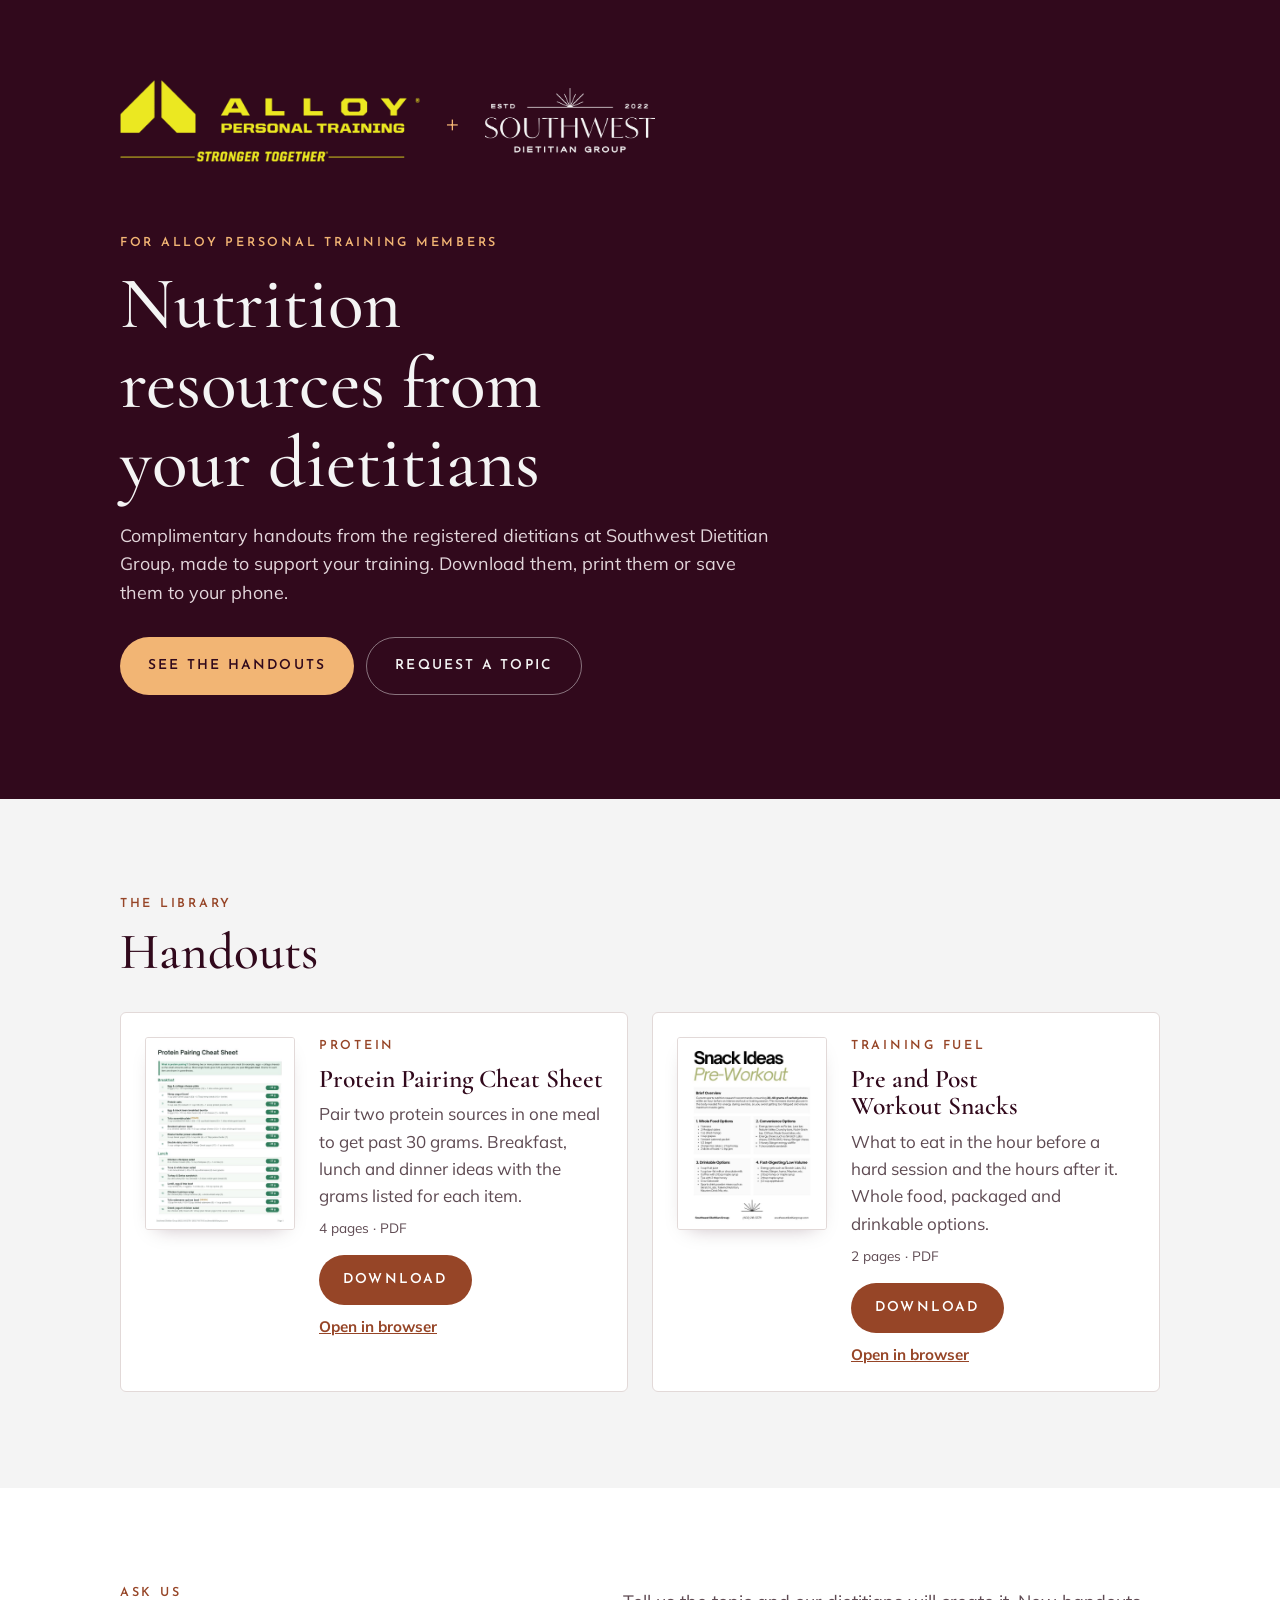
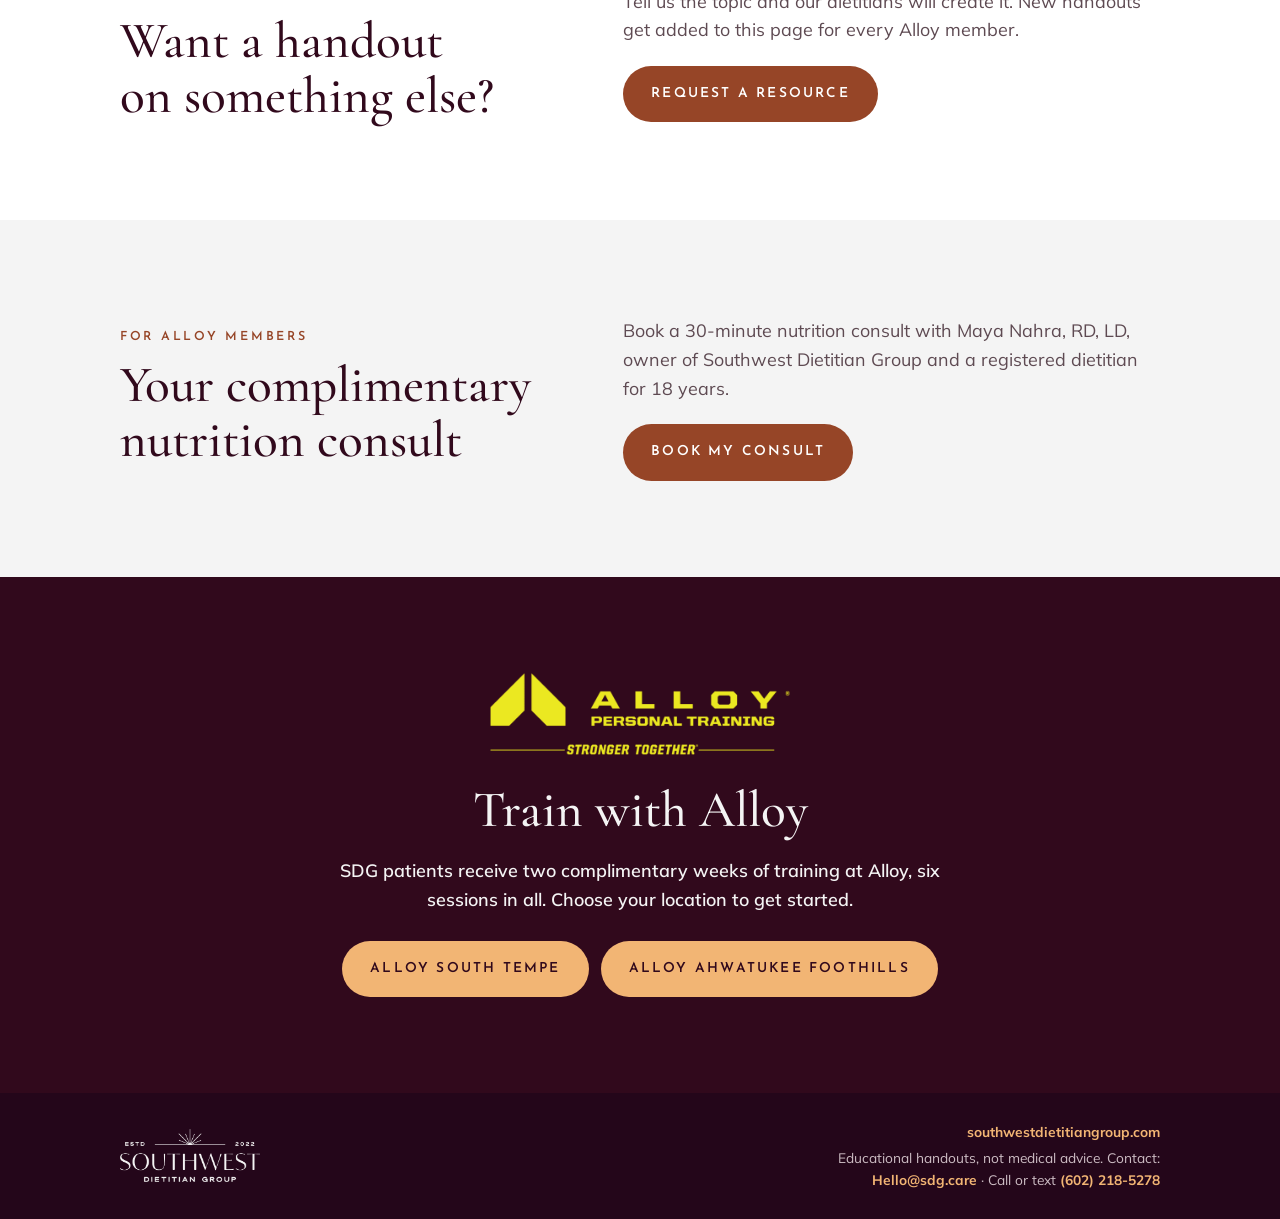
<file: alloy/index.html>
<!doctype html>
<html lang="en">
<head>
<meta charset="utf-8">
<meta name="viewport" content="width=device-width, initial-scale=1, viewport-fit=cover">
<title>Nutrition resources for Alloy Personal Training members | Southwest Dietitian Group</title>
<meta name="robots" content="noindex">
<meta name="description" content="Complimentary nutrition handouts for Alloy Personal Training members from the registered dietitians at Southwest Dietitian Group.">
<meta property="og:title" content="Nutrition resources for Alloy Personal Training members">
<meta property="og:description" content="Complimentary handouts from the registered dietitians at Southwest Dietitian Group.">
<meta property="og:image" content="https://go.southwestdietitiangroup.com/assets/sdg-badge.png">
<link rel="icon" type="image/png" sizes="64x64" href="/assets/favicon-64.png?v=2">
<link rel="apple-touch-icon" href="/assets/favicon-180.png?v=2">
<link rel="preconnect" href="https://fonts.googleapis.com">
<link rel="preconnect" href="https://fonts.gstatic.com" crossorigin>
<link rel="stylesheet" href="https://fonts.googleapis.com/css2?family=Cormorant+Garamond:ital,wght@0,500;0,600;1,500&family=Josefin+Sans:wght@400;600&family=Mulish:wght@400;600;700&display=swap">
<link rel="stylesheet" href="/resources/partner.css">
</head>
<body>
<div class="sdg-lp">
  <header class="hero">
    <div class="wrap">
      <div class="cobrand">
        <img class="partner-logo" src="/resources/img/alloy-logo.png" alt="Alloy Personal Training" style="width:300px">
        <span class="x" aria-hidden="true">+</span>
        <a class="logo-link" href="https://southwestdietitiangroup.com/" target="_blank" rel="noopener"><img class="sdg-logo" src="/assets/sdg-logo-white.png" alt="Southwest Dietitian Group"></a>
      </div>
      <p class="eyebrow">For Alloy Personal Training members</p>
      <h1>Nutrition resources from your dietitians</h1>
      <p class="lede">Complimentary handouts from the registered dietitians at Southwest Dietitian Group, made to support your training. Download them, print them or save them to your phone.</p>
      <div class="hero-actions">
        <a class="btn btn-peach" href="#resources">See the handouts</a>
        <a class="btn btn-ghost" href="https://form.jotform.com/263257167018055" target="_blank" rel="noopener">Request a topic</a>
      </div>
    </div>
  </header>

  <main>
    <section class="band" id="resources">
      <div class="wrap">
        <p class="eyebrow">The library</p>
        <h2>Handouts</h2>
        <div class="grid">
        <article class="res">
          <a class="res-thumb" href="/resources/files/protein-pairing-cheat-sheet.pdf" target="_blank" rel="noopener" aria-label="Open Protein Pairing Cheat Sheet">
            <img src="/resources/img/protein-pairing-cheat-sheet.jpg" alt="" width="680" height="880" loading="lazy">
          </a>
          <div class="res-body">
            <p class="eyebrow">Protein</p>
            <h3>Protein Pairing Cheat Sheet</h3>
            <p class="res-blurb">Pair two protein sources in one meal to get past 30 grams. Breakfast, lunch and dinner ideas with the grams listed for each item.</p>
            <p class="res-meta">4 pages · PDF</p>
            <div class="res-actions">
              <a class="btn btn-rust" href="/resources/files/protein-pairing-cheat-sheet.pdf" download>Download</a>
              <a class="text-link" href="/resources/files/protein-pairing-cheat-sheet.pdf" target="_blank" rel="noopener">Open in browser</a>
            </div>
          </div>
        </article>
        <article class="res">
          <a class="res-thumb" href="/resources/files/pre-and-post-workout-carb-snacks.pdf" target="_blank" rel="noopener" aria-label="Open Pre and Post Workout Snacks">
            <img src="/resources/img/pre-and-post-workout-carb-snacks.jpg" alt="" width="680" height="880" loading="lazy">
          </a>
          <div class="res-body">
            <p class="eyebrow">Training fuel</p>
            <h3>Pre and Post Workout Snacks</h3>
            <p class="res-blurb">What to eat in the hour before a hard session and the hours after it. Whole food, packaged and drinkable options.</p>
            <p class="res-meta">2 pages · PDF</p>
            <div class="res-actions">
              <a class="btn btn-rust" href="/resources/files/pre-and-post-workout-carb-snacks.pdf" download>Download</a>
              <a class="text-link" href="/resources/files/pre-and-post-workout-carb-snacks.pdf" target="_blank" rel="noopener">Open in browser</a>
            </div>
          </div>
        </article>
        </div>
      </div>
    </section>

    <section class="band band-white" id="request">
      <div class="wrap split">
        <div>
          <p class="eyebrow">Ask us</p>
          <h2>Want a handout on something else?</h2>
        </div>
        <div class="split-body">
          <p class="lede">Tell us the topic and our dietitians will create it. New handouts get added to this page for every Alloy member.</p>
          <a class="btn btn-rust" href="https://form.jotform.com/263257167018055" target="_blank" rel="noopener">Request a resource</a>
        </div>
      </div>
    </section>

    <section class="band" id="consult">
      <div class="wrap split">
        <div>
          <p class="eyebrow">For Alloy members</p>
          <h2>Your complimentary nutrition consult</h2>
        </div>
        <div class="split-body">
          <p class="lede">Book a 30-minute nutrition consult with Maya Nahra, RD, LD, owner of Southwest Dietitian Group and a registered dietitian for 18 years.</p>
          <a class="btn btn-rust" href="https://sdg.intakeq.com/booking?serviceId=68c0e8e5-5097-4298-bee4-f5482008c1e0" target="_blank" rel="noopener">Book my consult</a>
        </div>
      </div>
    </section>

    <section class="band band-plum" id="partner">
      <div class="wrap center">
        <img class="partner-logo" src="/resources/img/alloy-logo.png" alt="Alloy Personal Training" style="width:300px">
        <h2>Train with Alloy</h2>
        <div class="back-copy"><p class="lede">SDG patients receive two complimentary weeks of training at Alloy, six sessions in all. Choose your location to get started.</p></div>
        <div class="hero-actions"><a class="btn btn-peach" href="https://alloypersonaltraining.com/location/south-tempe-az/" target="_blank" rel="noopener">Alloy South Tempe</a><a class="btn btn-peach" href="https://alloypersonaltraining.com/location/ahwatukee-foothills-az/" target="_blank" rel="noopener">Alloy Ahwatukee Foothills</a></div>
      </div>
    </section>
  </main>

  <footer class="footer">
    <div class="wrap">
      <a class="logo-link" href="https://southwestdietitiangroup.com/" target="_blank" rel="noopener"><img src="/assets/sdg-logo-white.png" alt="Southwest Dietitian Group home"></a>
      <div class="footer-text">
        <a class="site-link" href="https://southwestdietitiangroup.com/" target="_blank" rel="noopener">southwestdietitiangroup.com</a>
        <span>Educational handouts, not medical advice. Contact: <a class="site-link" href="mailto:hello@sdg.care">Hello@sdg.care</a> · Call or text <a class="site-link" href="tel:+16022185278">(602) 218-5278</a></span>
      </div>
    </div>
  </footer>
</div>
</body>
</html>
</file>
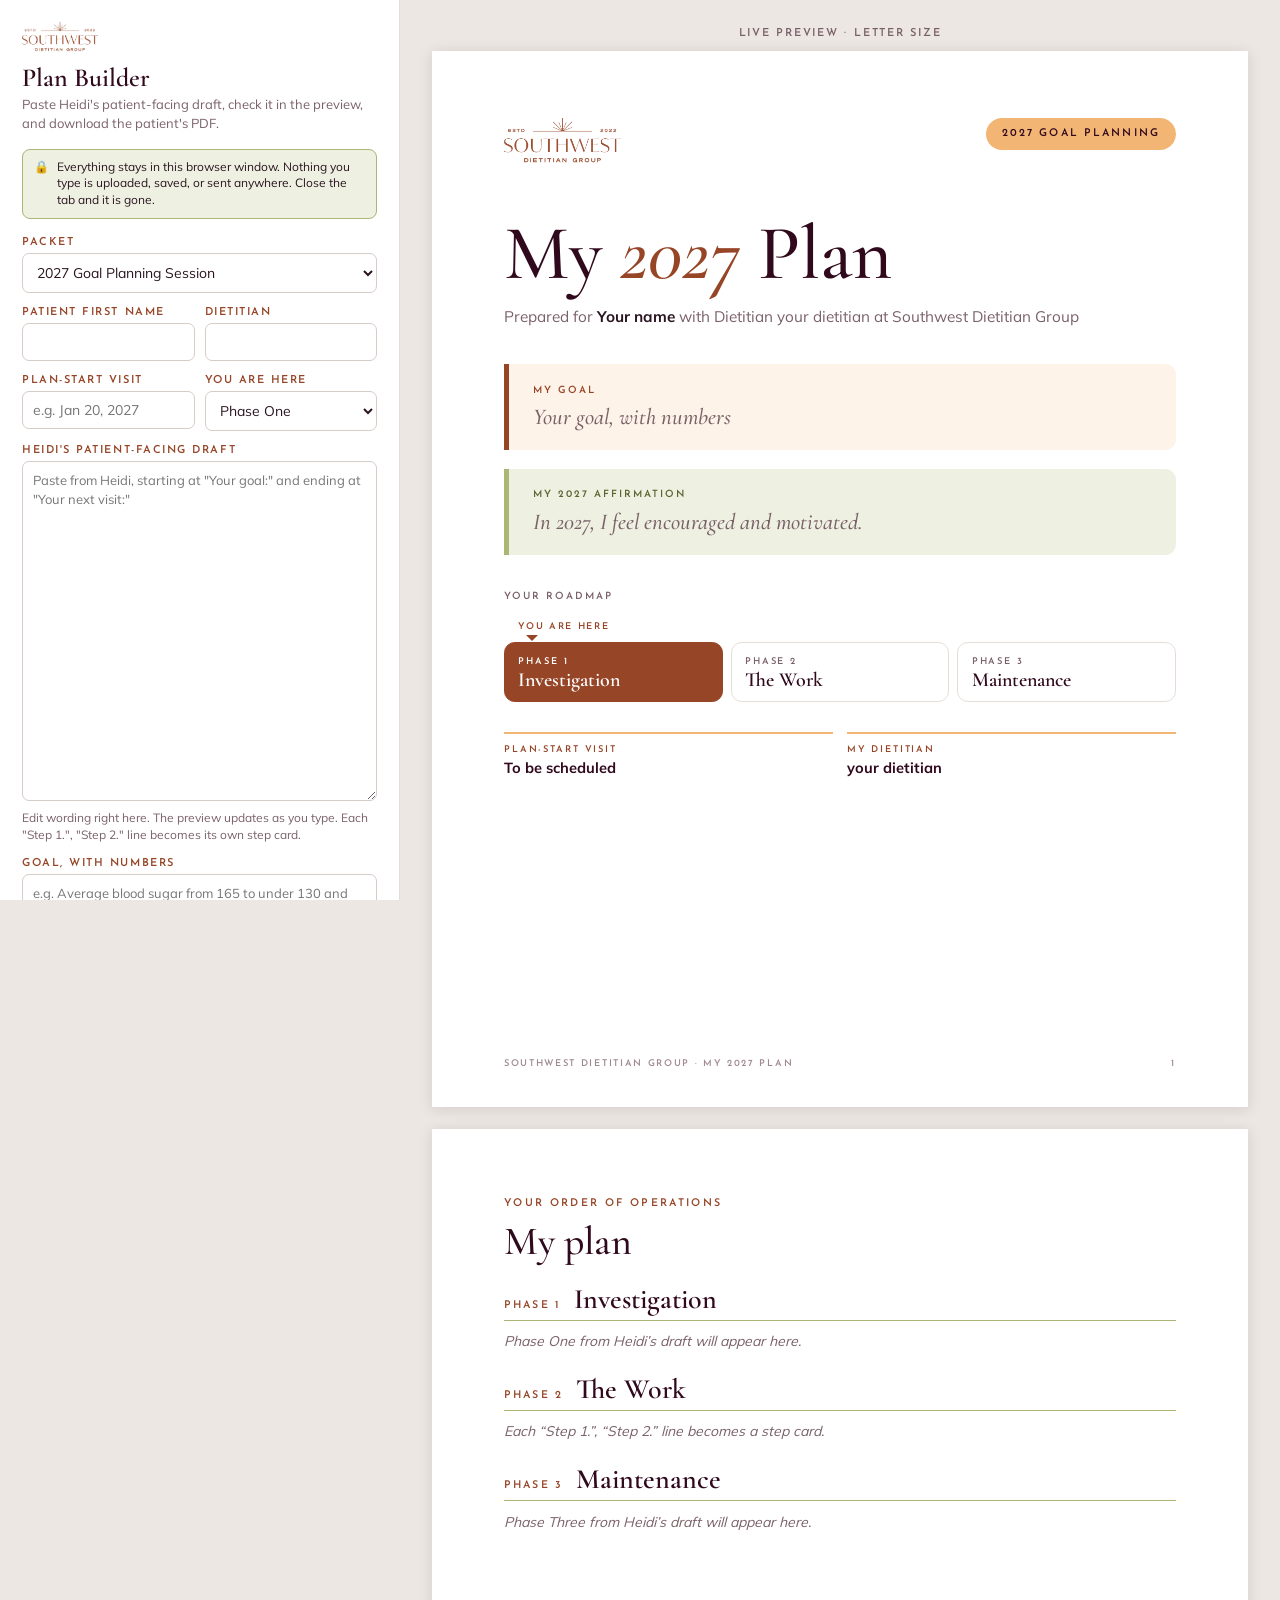
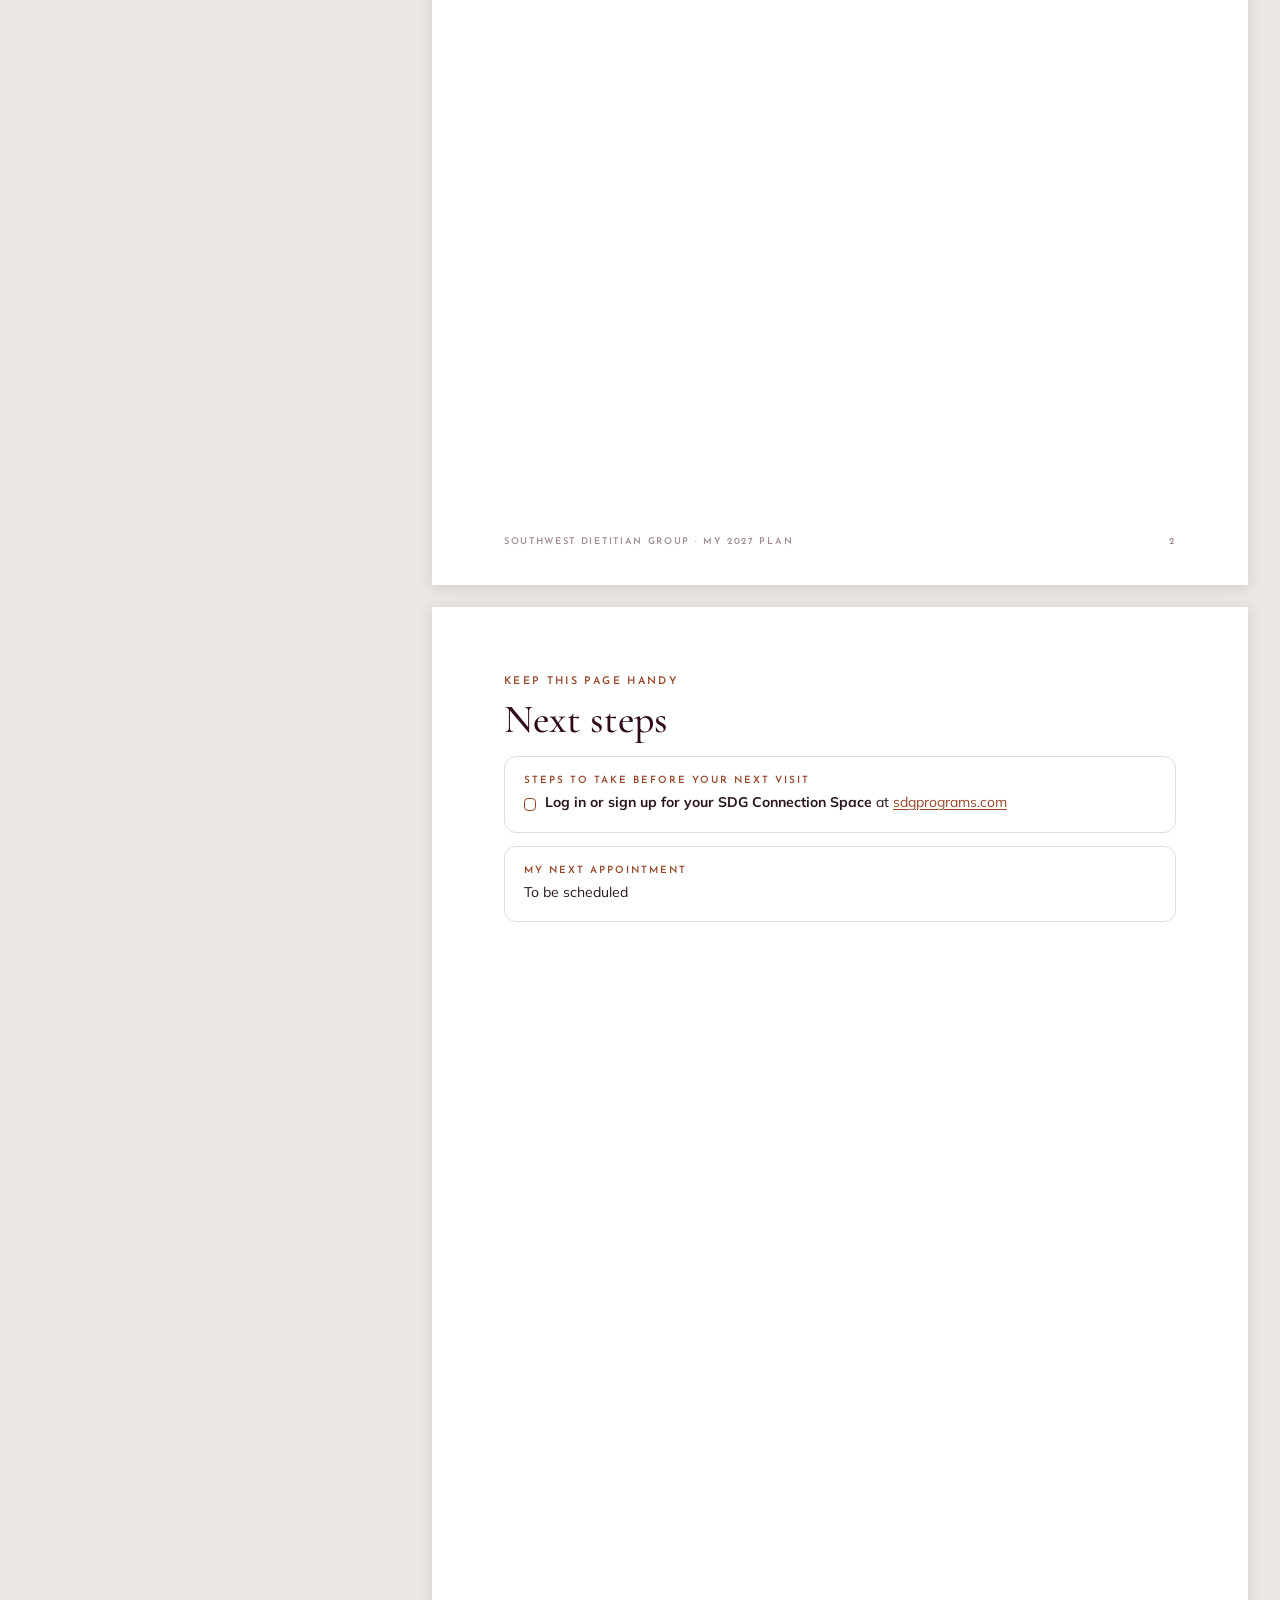
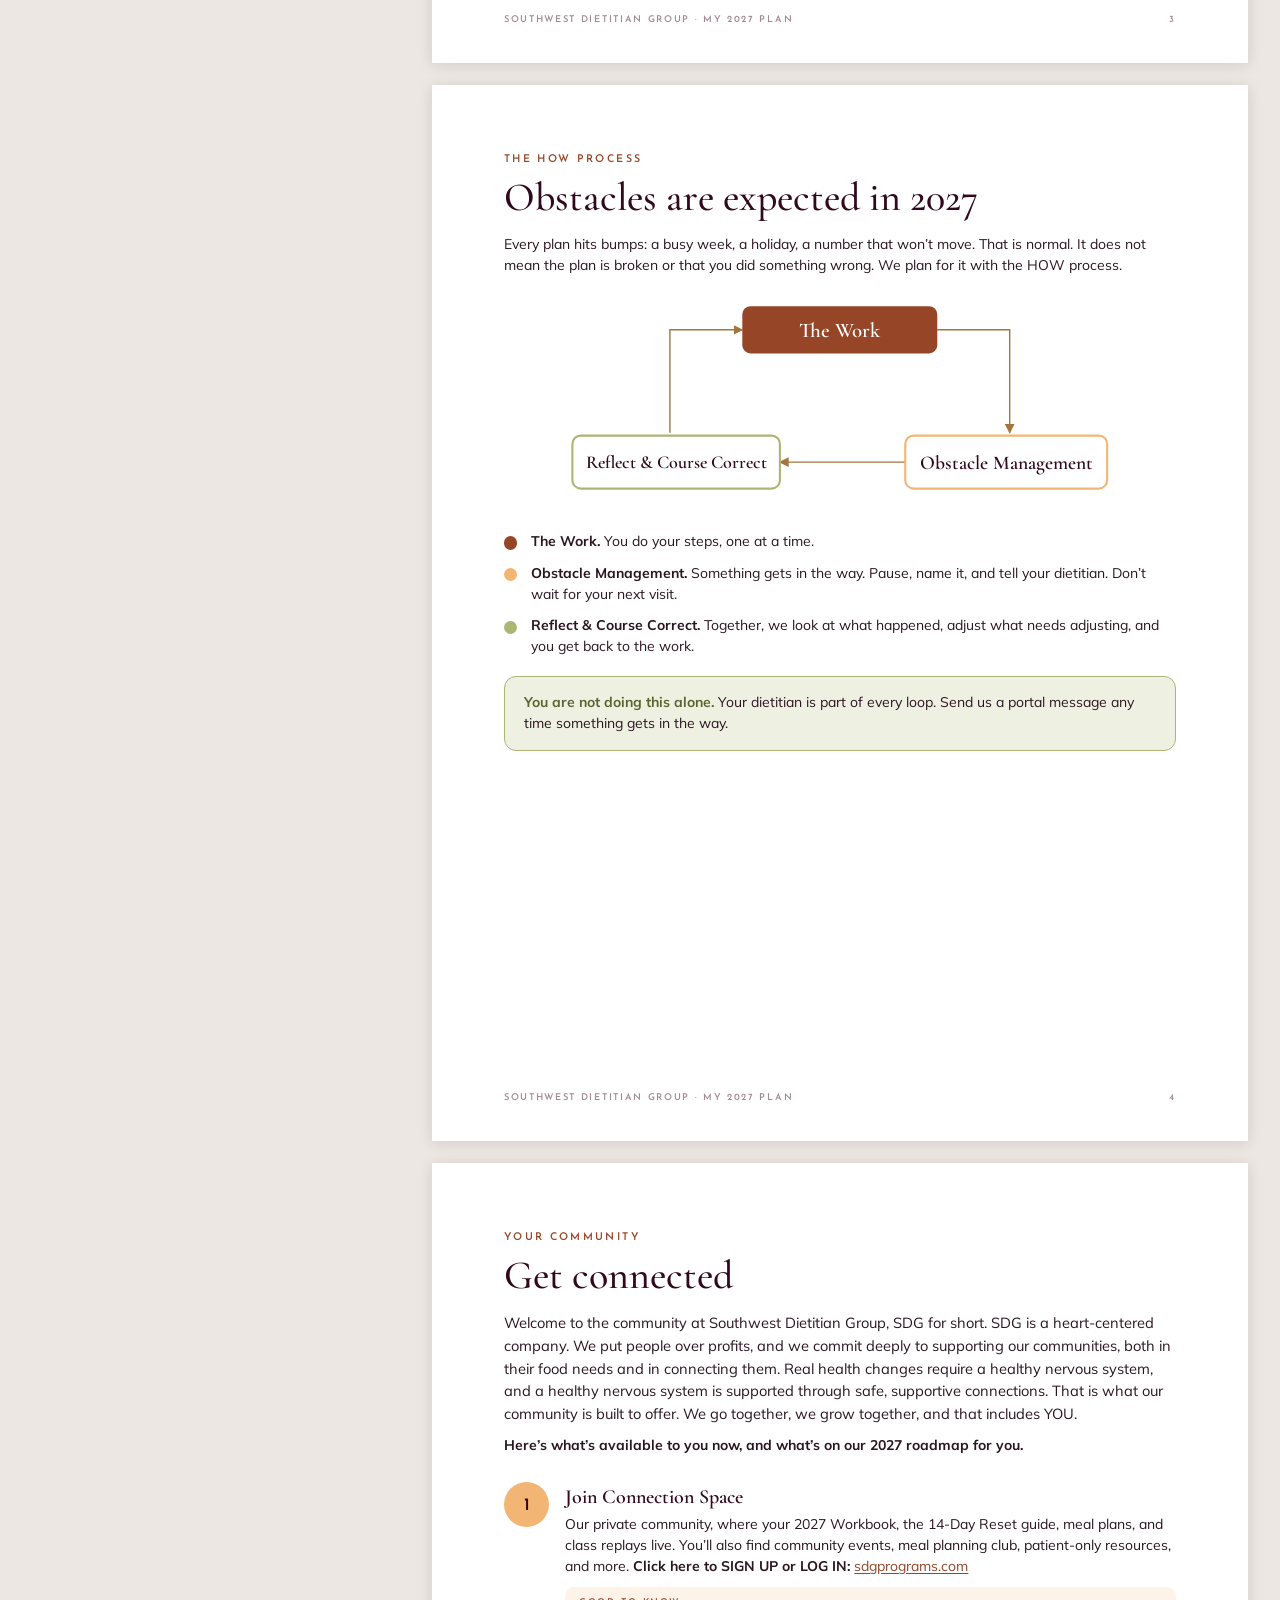
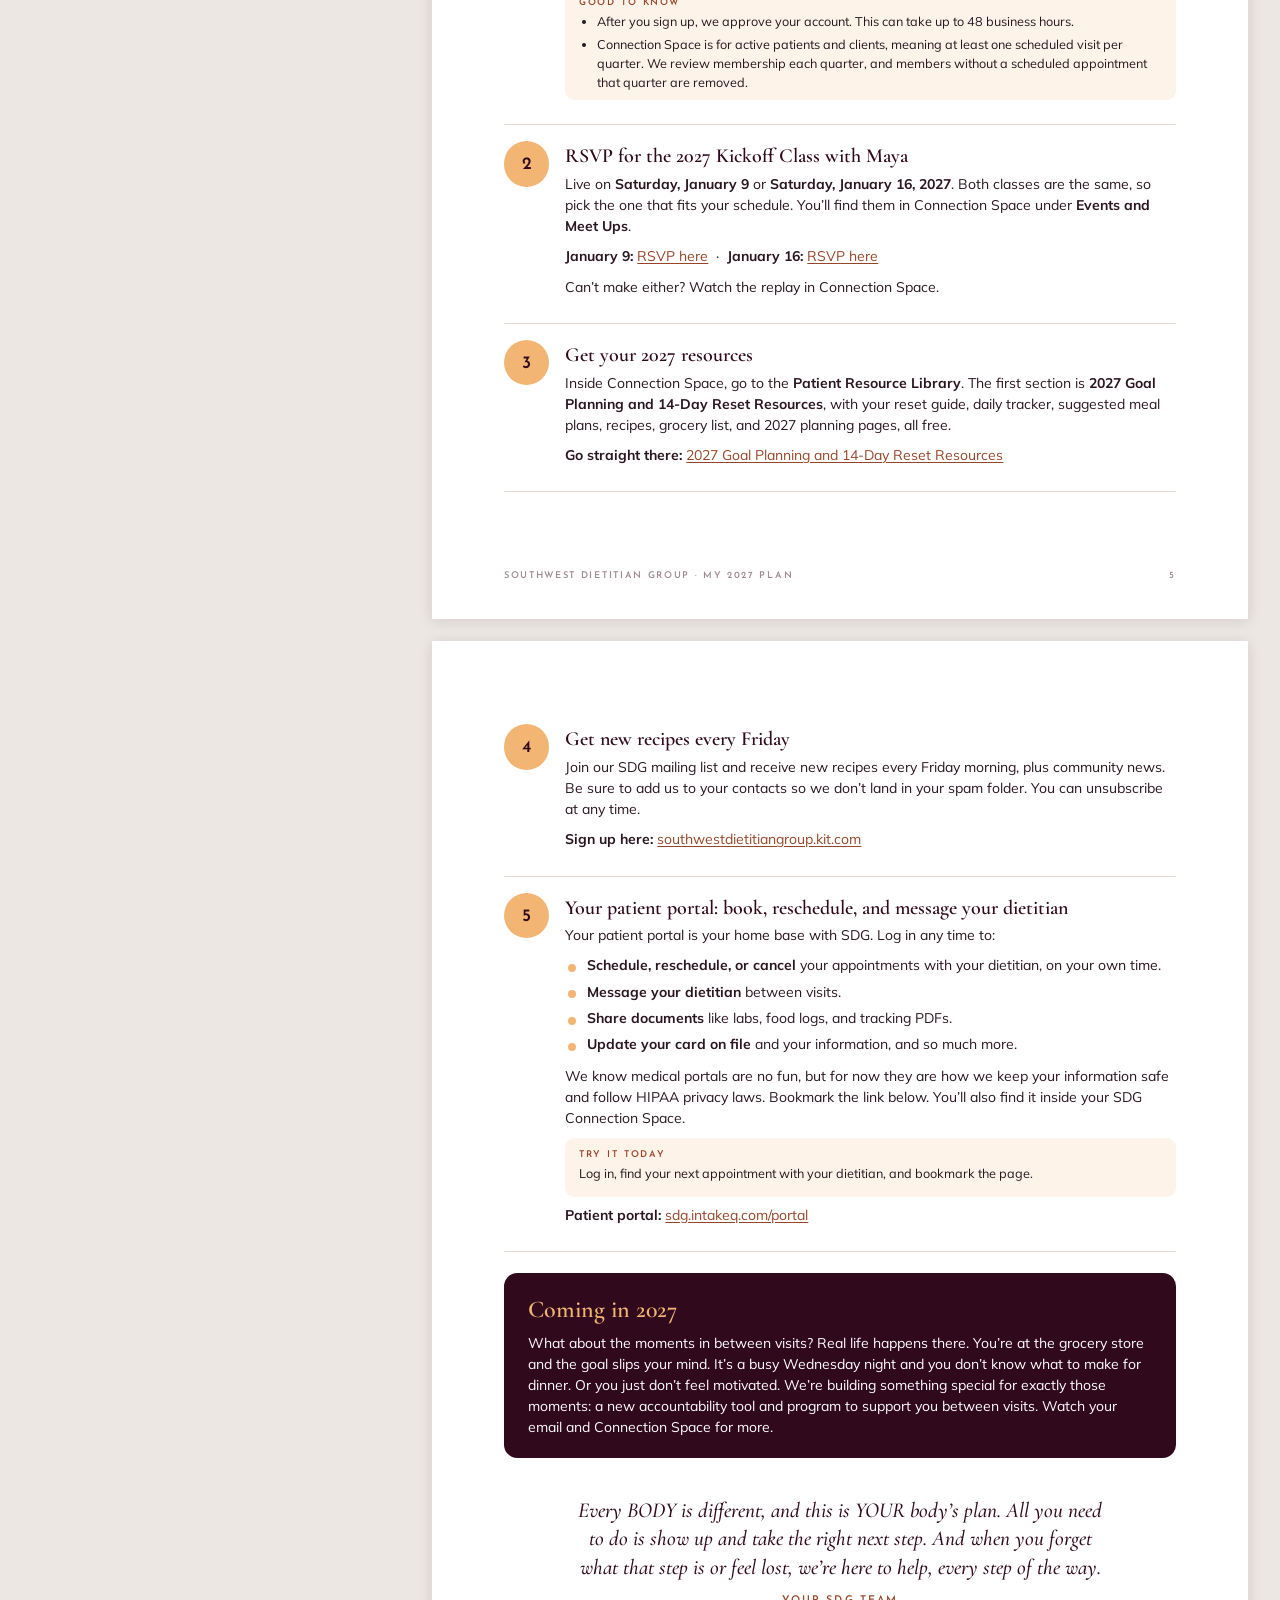
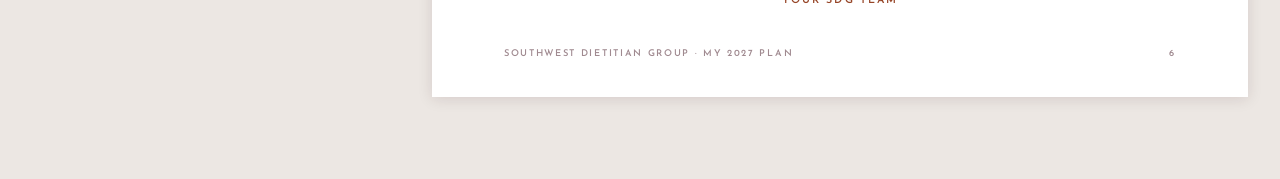
<file: plan/index.html>
<!doctype html>
<html lang="en">
<head>
<meta charset="utf-8">
<meta name="viewport" content="width=device-width, initial-scale=1">
<meta name="robots" content="noindex, nofollow">
<title>SDG Plan Builder</title>
<style>
@font-face{font-family:CG;src:url([data-uri]) format('woff2');font-weight:500}
@font-face{font-family:CG;src:url([data-uri]) format('woff2');font-weight:600}
@font-face{font-family:CG;src:url([data-uri]) format('woff2');font-weight:500;font-style:italic}
@font-face{font-family:JS;src:url([data-uri]) format('woff2');font-weight:600}
@font-face{font-family:MU;src:url([data-uri]) format('woff2');font-weight:400}
@font-face{font-family:MU;src:url([data-uri]) format('woff2');font-weight:700}
:root{--rust:#964527;--sage:#ACB574;--peach:#F2B574;--gold:#A4753D;--plum:#31091C;--off:#F4F4F4;--ink:#2a1520;--quiet:#7a6168;--line:#e6dcd6;--sage-t:#eef0e2;--peach-t:#fdf3e8}
*{box-sizing:border-box;margin:0;padding:0}
html,body{background:#ece7e3;color:var(--ink);font-family:MU,Arial,sans-serif}
/* ---------- builder UI ---------- */
.app{display:grid;grid-template-columns:400px 1fr;min-height:100vh}
.side{background:#fff;border-right:1px solid var(--line);padding:22px 22px 40px;position:sticky;top:0;height:100vh;overflow:auto}
.side .brand{display:flex;align-items:center;gap:10px;margin-bottom:4px}
.side .brand img{height:30px}
.side h1{font-family:CG;font-weight:600;font-size:26px;color:var(--plum);margin:10px 0 2px}
.side .sub{font-size:13px;color:var(--quiet);margin-bottom:16px;line-height:1.45}
.lock{display:flex;gap:8px;align-items:flex-start;background:var(--sage-t);border:1px solid var(--sage);border-radius:8px;padding:9px 11px;font-size:12px;line-height:1.4;margin-bottom:18px}
label{display:block;font-family:JS;font-weight:600;font-size:11px;letter-spacing:.14em;text-transform:uppercase;color:var(--rust);margin:14px 0 5px}
input,select,textarea{width:100%;font:inherit;font-size:14px;color:var(--ink);border:1px solid #d7ccc6;border-radius:7px;padding:9px 10px;background:#fff}
textarea{min-height:340px;resize:vertical;font-size:13px;line-height:1.45}
textarea.small{min-height:0}
.sup{display:grid;gap:6px}
label.ck{font-family:MU,Arial,sans-serif;font-weight:400;font-size:13.5px;letter-spacing:0;text-transform:none;color:var(--ink);margin:0;display:flex;gap:8px;align-items:center;cursor:pointer}
label.ck input{width:auto;accent-color:#964527}
.needs{border-color:#c0392b!important;box-shadow:0 0 0 2px rgba(192,57,43,.15)}
.quote.flag{cursor:pointer}
input:focus,select:focus,textarea:focus{outline:2px solid var(--peach);border-color:var(--peach)}
.row2{display:grid;grid-template-columns:1fr 1fr;gap:10px}
.hint{font-size:12px;color:var(--quiet);margin-top:5px;line-height:1.4}
.btns{display:flex;gap:8px;margin-top:18px;flex-wrap:wrap}
button{font-family:JS;font-weight:600;letter-spacing:.1em;text-transform:uppercase;font-size:12px;border-radius:99px;padding:11px 18px;cursor:pointer;border:1.5px solid var(--rust);background:#fff;color:var(--rust)}
button.primary{background:var(--rust);color:#fff}
button:hover{filter:brightness(.95)}
.warn{display:none;background:var(--peach-t);border:1px solid var(--peach);border-radius:8px;padding:9px 11px;font-size:12px;margin-top:12px;line-height:1.4}
.warn.show{display:block}
.main{padding:28px 20px 60px;overflow:auto;min-width:0}
.main .pv{font-family:JS;font-weight:600;letter-spacing:.16em;font-size:11px;color:var(--quiet);text-transform:uppercase;text-align:center;margin-bottom:12px}
/* ---------- the packet (8.5 x 11) ---------- */
.packet{width:8.5in;margin:0 auto}
.page{width:8.5in;height:11in;overflow:hidden;background:#fff;margin:0 auto 22px;box-shadow:0 2px 14px rgba(49,9,28,.12);padding:.7in .75in .8in;position:relative;font-size:10.5pt;line-height:1.5;-webkit-print-color-adjust:exact;print-color-adjust:exact}
.pb{height:100%;overflow:hidden}
.pb>.phase-h:first-child{margin-top:0}
.quote.flag{outline:2px dashed #c0392b;outline-offset:3pt}
.startpt{margin-top:6pt;font-size:10.5pt;color:var(--ink)}
.q.goal{font-style:normal}
.page p{margin-bottom:7pt;text-wrap:pretty}
.foot{position:absolute;left:.75in;right:.75in;bottom:.38in;display:flex;justify-content:space-between;font-family:JS;font-weight:600;font-size:7pt;letter-spacing:.18em;text-transform:uppercase;color:#a08a90}
.eye{font-family:JS;font-weight:600;font-size:8pt;letter-spacing:.22em;text-transform:uppercase;color:var(--rust);margin-bottom:6pt}
h2.t{font-family:CG;font-weight:500;font-size:30pt;line-height:1.05;color:var(--plum);margin-bottom:12pt}
h3.t{font-family:CG;font-weight:600;font-size:16pt;color:var(--rust);margin:14pt 0 5pt}
.cover-top{display:flex;justify-content:space-between;align-items:flex-start;margin-bottom:.55in}
.cover-top img{height:46px}
.cover-top .tag{font-family:JS;font-weight:600;font-size:8pt;letter-spacing:.2em;text-transform:uppercase;color:var(--plum);background:var(--peach);padding:6pt 12pt;border-radius:99pt}
.cover h1{font-family:CG;font-weight:500;font-size:58pt;line-height:.95;color:var(--plum);white-space:nowrap}
.cover h1 em{font-style:italic;color:var(--rust)}
.cover .who{margin:12pt 0 26pt;font-size:11.5pt;color:var(--quiet)}
.cover .who b{color:var(--ink)}
.quote{border-left:5px solid var(--rust);background:var(--peach-t);padding:14pt 18pt;margin:0 0 14pt;border-radius:0 8pt 8pt 0}
.quote .lab{font-family:JS;font-weight:600;font-size:7.5pt;letter-spacing:.2em;text-transform:uppercase;color:var(--rust);margin-bottom:4pt}
.quote .q{font-family:CG;font-weight:500;font-style:italic;font-size:17pt;line-height:1.25;color:var(--plum)}
.quote.sage{border-color:var(--sage);background:var(--sage-t)}
.quote.sage .lab{color:#5d6430}
.pace{display:flex;gap:12pt;align-items:center;margin:18pt 0 6pt}
.pace .pill{font-family:JS;font-weight:600;letter-spacing:.16em;font-size:8.5pt;text-transform:uppercase;background:var(--plum);color:#fff;padding:7pt 14pt;border-radius:99pt;white-space:nowrap}
.pace p{margin:0;font-size:10.5pt}
.road{margin:26pt 0 8pt}
.road .lab{font-family:JS;font-weight:600;font-size:7.5pt;letter-spacing:.2em;text-transform:uppercase;color:var(--quiet);margin-bottom:28pt}
.road .bar{display:grid;grid-template-columns:1fr 1fr 1fr;gap:6pt}
.road .seg{position:relative;border:1.5px solid var(--line);border-radius:8pt;padding:9pt 10pt 8pt;background:#fff}
.road .seg .n{font-family:JS;font-weight:600;font-size:7pt;letter-spacing:.2em;text-transform:uppercase;color:var(--quiet)}
.road .seg .nm{font-family:CG;font-weight:600;font-size:15pt;color:var(--plum);line-height:1.1}
.road .seg.done{background:var(--sage-t);border-color:var(--sage)}
.road .seg.now{background:var(--rust);border-color:var(--rust)}
.road .seg.now .n,.road .seg.now .nm{color:#fff}
.road .seg.now:before{content:"You are here";position:absolute;top:-17pt;left:10pt;font-family:JS;font-weight:600;font-size:7pt;letter-spacing:.18em;text-transform:uppercase;color:var(--rust)}
.road .seg.now:after{content:"";position:absolute;top:-6pt;left:16pt;border:5pt solid transparent;border-top-color:var(--rust);border-bottom:0}
.next{display:flex;gap:10pt;margin-top:22pt}
.next>div{flex:1;border-top:2px solid var(--peach);padding-top:7pt}
.next .k{font-family:JS;font-weight:600;font-size:7pt;letter-spacing:.2em;text-transform:uppercase;color:var(--rust)}
.next .v{font-size:11pt;font-weight:700;color:var(--plum)}
.phase-h{display:flex;align-items:baseline;gap:10pt;border-bottom:1.5px solid var(--sage);padding-bottom:4pt;margin:16pt 0 8pt;break-after:avoid}
.phase-h .n{font-family:JS;font-weight:600;font-size:8pt;letter-spacing:.2em;text-transform:uppercase;color:var(--rust);white-space:nowrap}
.phase-h .nm{font-family:CG;font-weight:600;font-size:21pt;color:var(--plum);line-height:1.1}
.dots{margin:2pt 0 8pt 0;list-style:none}
.dots li{position:relative;padding-left:16pt;margin-bottom:4pt;text-wrap:pretty}
.dots li:before{content:"";position:absolute;left:2pt;top:6.5pt;width:6pt;height:6pt;border-radius:50%;background:var(--peach)}
.step{display:grid;grid-template-columns:30pt 1fr;gap:10pt;border:1.5px solid var(--line);border-radius:9pt;padding:11pt 13pt 6pt;margin-bottom:8pt;break-inside:avoid}
.step .num{width:26pt;height:26pt;border-radius:50%;background:var(--rust);color:#fff;font-family:JS;font-weight:600;font-size:12pt;display:grid;place-items:center;line-height:1;padding-top:2pt}
.step .ttl{font-family:CG;font-weight:600;font-size:14.5pt;line-height:1.2;color:var(--plum);margin-bottom:4pt}
.along{background:var(--sage-t);border:1.5px solid var(--sage);border-radius:9pt;padding:11pt 14pt 5pt;margin-top:14pt;break-inside:avoid}
.along b{color:#5d6430}
.card{border:1.5px solid var(--line);border-radius:9pt;padding:12pt 14pt 6pt;margin-bottom:10pt;break-inside:avoid}
.card .k{font-family:JS;font-weight:600;font-size:7.5pt;letter-spacing:.2em;text-transform:uppercase;color:var(--rust);margin-bottom:3pt}
.card.reset{border-color:var(--peach);background:var(--peach-t)}
.grid2{display:grid;grid-template-columns:1fr 1fr;gap:10pt}
.todo{border:1.5px dashed var(--peach);background:#fffaf3;border-radius:8pt;padding:9pt 12pt;color:#8a5a2b;font-size:9.5pt;margin-bottom:8pt}
.todo:before{content:"Maya to provide: ";font-weight:700}
.comm{display:grid;grid-template-columns:34pt 1fr;gap:12pt;padding:12pt 0;border-bottom:1px solid var(--line);break-inside:avoid}
.comm .ic{width:34pt;height:34pt;border-radius:50%;background:var(--peach);display:grid;place-items:center;font-family:JS;font-weight:600;font-size:13pt;color:var(--plum);padding-top:2pt}
.comm h4{font-family:CG;font-weight:600;font-size:15pt;color:var(--plum);margin-bottom:2pt}
.close{text-align:center;margin-top:28pt}
.close .q{font-family:CG;font-style:italic;font-weight:500;font-size:16pt;color:var(--plum);line-height:1.35;max-width:5.6in;margin:0 auto;text-wrap:balance}
.close .s{font-family:JS;font-weight:600;font-size:8pt;letter-spacing:.2em;text-transform:uppercase;color:var(--rust);margin-top:8pt}
.empty{color:var(--quiet);font-style:italic}
.intro{font-size:11pt;line-height:1.55}
.comm .note{background:var(--peach-t);border-radius:7pt;padding:7pt 10pt 3pt;margin:2pt 0 6pt;font-size:9.5pt}
.comm .note .k{font-family:JS;font-weight:600;font-size:7pt;letter-spacing:.2em;text-transform:uppercase;color:var(--rust);margin-bottom:2pt}
.comm .note ul{list-style:disc;padding-left:14pt}
.comm .note li{margin-bottom:3pt}
.coming{margin-top:16pt;background:var(--plum);color:#fff;border-radius:10pt;padding:14pt 18pt 8pt;break-inside:avoid}
.coming .k{font-family:CG;font-weight:600;font-size:18pt;margin-bottom:4pt;color:var(--peach)}
.page a{color:var(--rust);text-decoration:underline;text-underline-offset:2px}
.dots.checks li:before{border-radius:3pt;background:#fff;border:1.5px solid var(--rust);width:8pt;height:8pt;top:4.5pt;left:0}
.howsvg{margin:14pt auto 10pt;max-width:5.6in}
.howsvg svg{width:100%;height:auto;display:block}
.howsvg text{font-family:CG;font-weight:600}
.how-rows{display:grid;gap:8pt;margin:6pt 0 4pt}
.how-rows .hr{display:grid;grid-template-columns:12pt 1fr;gap:8pt;align-items:start}
.how-rows .dot{width:10pt;height:10pt;border-radius:50%;margin-top:4pt}
/* ---------- print ---------- */
@page{size:letter;margin:0}
@media print{
 html,body{background:#fff;-webkit-print-color-adjust:exact;print-color-adjust:exact}
 .side,.main .pv{display:none!important}
 .app{display:block}
 .main{padding:0;overflow:visible}
 .packet{width:8.5in;zoom:1!important}
 .page{box-shadow:none;margin:0;break-after:page}
 .page:last-child{break-after:auto}
 .quote.flag{outline:none}
}
@media (max-width:1100px){.app{grid-template-columns:340px 1fr}.side{padding:18px 16px 32px}}
@media (max-width:760px){.app{grid-template-columns:1fr}.side{position:static;height:auto}}

</style>
</head>
<body>
<div class="app">
 <aside class="side">
  <div class="brand"><img src="[data-uri]" alt="Southwest Dietitian Group"></div>
  <h1>Plan Builder</h1>
  <p class="sub">Paste Heidi's patient-facing draft, check it in the preview, and download the patient's PDF.</p>
  <div class="lock"><span>&#128274;</span><span>Everything stays in this browser window. Nothing you type is uploaded, saved, or sent anywhere. Close the tab and it is gone.</span></div>

  <label for="packet">Packet</label>
  <select id="packet">
   <option value="y2027">2027 Goal Planning Session</option>
  </select>

  <div class="row2">
   <div><label for="pname">Patient first name</label><input id="pname" autocomplete="off"></div>
   <div><label for="rd">Dietitian</label><input id="rd" autocomplete="off"></div>
  </div>
  <div class="row2">
   <div><label for="start">Plan-start visit</label><input id="start" autocomplete="off" placeholder="e.g. Jan 20, 2027"></div>
   <div><label for="here">You are here</label>
    <select id="here"><option value="1">Phase One</option><option value="2">Phase Two</option><option value="3">Phase Three</option></select></div>
  </div>

  <label for="draft">Heidi's patient-facing draft</label>
  <textarea id="draft" spellcheck="true" placeholder="Paste from Heidi, starting at &quot;Your goal:&quot; and ending at &quot;Your next visit:&quot;"></textarea>
  <p class="hint">Edit wording right here. The preview updates as you type. Each "Step 1.", "Step 2." line becomes its own step card.</p>
  <div class="warn" id="warn"></div>
  <label for="goal">Goal, with numbers</label>
  <textarea id="goal" class="small" rows="2" placeholder="e.g. Average blood sugar from 165 to under 130 and weight from 182 to 150 lb by June 2027"></textarea>
  <label for="startpt">Where they are starting</label>
  <textarea id="startpt" class="small" rows="2" placeholder="e.g. Average blood sugar 165, A1c 7.8, weight 182 lb"></textarea>
  <label for="aff">2027 affirmation, positive words only</label>
  <textarea id="aff" class="small" rows="2" placeholder="e.g. In 2027, I feel encouraged and motivated."></textarea>
  <p class="hint">These fill in from Heidi's draft. Fix them here; your edits win and the rest of the draft stays as is.</p>
  <label>SDG support for this patient</label>
  <div class="sup" id="sup">
   <label class="ck"><input type="checkbox" value="SDG GLP-1 Program"> SDG GLP-1 Program</label>
   <label class="ck"><input type="checkbox" value="Accountability Program"> Accountability Program</label>
   <label class="ck"><input type="checkbox" value="Emotional Eating Class"> Emotional Eating Class</label>
   <label class="ck"><input type="checkbox" value="Events and Connection"> Events and Connection</label>
   <label class="ck"><input type="checkbox" value="Hormone services with Dr. Reker"> Hormone services with Dr. Reker</label>
   <label class="ck"><input type="checkbox" value="Functional gut health consult with Taylor"> Functional gut health consult with Taylor</label>
   <input id="supother" autocomplete="off" placeholder="Other (optional)">
  </div>

  <div class="btns">
   <button class="primary" id="dl">Download PDF</button>
   <button id="clear">Clear</button>
   <button id="ex">Load example</button>
  </div>
  <p class="hint">Download PDF opens your print window. Use Chrome. Set Destination to <b>Save as PDF</b> and Margins to <b>Default</b> or <b>None</b>. Chrome remembers these after the first time.</p>
 </aside>

 <main class="main">
  <div class="pv">Live preview &middot; letter size</div>
  <div class="packet" id="out"></div>
 </main>
</div>

<script>
/* ================= PACKET CONTENT (edit here) =================
   Each packet is a list of modules. The 2027 packet is first;
   the long-term New Patient packet will reuse the same modules
   (cover, plan, details) and swap the community pages. */
const CONTENT = {
 y2027: {
  title: ['My', '2027', 'Plan'],
  eyebrow: '2027 Goal Planning',
  footer: 'Southwest Dietitian Group  ·  My 2027 Plan',
  modules: ['cover', 'plan', 'details', 'obstacles', 'community'],
  connect: {url: 'https://sdgprograms.com/', short: 'sdgprograms.com', resources: 'https://sdgprograms.com/posts/patient-resource-library-2027-goal-planning-and-14-day-reset-resources'},
  community: {
   heading: 'Get connected',
   intro: 'Welcome to the community at Southwest Dietitian Group, SDG for short. SDG is a heart-centered company. We put people over profits, and we commit deeply to supporting our communities, both in their food needs and in connecting them. Real health changes require a healthy nervous system, and a healthy nervous system is supported through safe, supportive connections. That is what our community is built to offer. We go together, we grow together, and that includes YOU.',
   lead: 'Here’s what’s available to you now, and what’s on our 2027 roadmap for you.',
   /* item html may use {CS} (Connection Space link), {RD} (dietitian name), {PORTAL} (portal link) */
   items: [
    {h: 'Join Connection Space', html: '<p>Our private community, where your 2027 Workbook, the 14-Day Reset guide, meal plans, and class replays live. You’ll also find community events, meal planning club, patient-only resources, and more. <b>Click here to SIGN UP or LOG IN:</b> {CS}</p><div class="note"><div class="k">Good to know</div><ul><li>After you sign up, we approve your account. This can take up to 48 business hours.</li><li>Connection Space is for active patients and clients, meaning at least one scheduled visit per quarter. We review membership each quarter, and members without a scheduled appointment that quarter are removed.</li></ul></div>'},
    {h: 'RSVP for the 2027 Kickoff Class with Maya', html: '<p>Live on <b>Saturday, January 9</b> or <b>Saturday, January 16, 2027</b>. Both classes are the same, so pick the one that fits your schedule. You\u2019ll find them in Connection Space under <b>Events and Meet Ups</b>.</p><p><b>January 9:</b> <a href="https://sdgprograms.com/events/kickoff-class-with-maya">RSVP here</a> &nbsp;&middot;&nbsp; <b>January 16:</b> <a href="https://sdgprograms.com/events/kickoff-class-with-maya-110064261">RSVP here</a></p><p>Can\u2019t make either? Watch the replay in Connection Space.</p>'},
    {h: 'Get your 2027 resources', html: '<p>Inside Connection Space, go to the <b>Patient Resource Library</b>. The first section is <b>2027 Goal Planning and 14-Day Reset Resources</b>, with your reset guide, daily tracker, suggested meal plans, recipes, grocery list, and 2027 planning pages, all free.</p><p><b>Go straight there:</b> <a href="https://sdgprograms.com/posts/patient-resource-library-2027-goal-planning-and-14-day-reset-resources">2027 Goal Planning and 14-Day Reset Resources</a></p>'},
    {h: 'Get new recipes every Friday', html: '<p>Join our SDG mailing list and receive new recipes every Friday morning, plus community news. Be sure to add us to your contacts so we don\u2019t land in your spam folder. You can unsubscribe at any time.</p><p><b>Sign up here:</b> <a href="https://southwestdietitiangroup.kit.com/">southwestdietitiangroup.kit.com</a></p>'},
    {h: 'Your patient portal: book, reschedule, and message {RD}', html: '<p>Your patient portal is your home base with SDG. Log in any time to:</p><ul class="dots"><li><b>Schedule, reschedule, or cancel</b> your appointments with {RD}, on your own time.</li><li><b>Message {RD}</b> between visits.</li><li><b>Share documents</b> like labs, food logs, and tracking PDFs.</li><li><b>Update your card on file</b> and your information, and so much more.</li></ul><p>We know medical portals are no fun, but for now they are how we keep your information safe and follow HIPAA privacy laws. Bookmark the link below. You\u2019ll also find it inside your SDG Connection Space.</p><div class="note"><div class="k">Try it today</div><p>Log in, find your next appointment with {RD}, and bookmark the page.</p></div><p><b>Patient portal:</b> {PORTAL}</p>'}

   ],
   comingHeading: 'Coming in 2027',
   coming: 'What about the moments in between visits? Real life happens there. You’re at the grocery store and the goal slips your mind. It’s a busy Wednesday night and you don’t know what to make for dinner. Or you just don’t feel motivated. We’re building something special for exactly those moments: a new accountability tool and program to support you between visits. Watch your email and Connection Space for more.'
  },
  closing: ['Every BODY is different, and this is YOUR body\u2019s plan. All you need to do is show up and take the right next step. And when you forget what that step is or feel lost, we\u2019re here to help, every step of the way.', 'Your SDG team']
 }
};

/* ================= PARSER ================= */
const clean = s => s.replace(/\*\*/g,'').replace(/^["“”]+|["“”]+$/g,'').replace(/\s+/g,' ').trim();
function parse(txt){
 const mk = txt.search(/PATIENT[- ]FACING DRAFT/i);
 if (mk >= 0) txt = txt.slice(txt.indexOf('\n', mk) + 1);
 const d = {start:'', goal:'', why:'', pace:'', p1:[], steps:[], p3:[], along:'', reset:'', hard:'', before:[], next:'', extra:[]};
 const labels = [
  [/^your goal\s*:/i,'goal'], [/^(your )?starting point\s*:/i,'start'], [/^why it matters( to you)?\s*:/i,'why'], [/^(your |my )?(2027 )?affirmation\s*:/i,'why'], [/^your pace\s*:/i,'pace'],
  [/^your 14[- ]day reset\s*:/i,'reset'], [/^when things (get hard|stall)\s*:/i,'hard'],
  [/^(steps to take )?before your next (visit|appointment)\s*:/i,'before'], [/^your labs\s*:/i,'labs'], [/^your next (visit|appointment)\s*:/i,'next']];
 let sec = null, cur = null;
 for (let raw of txt.split(/\r?\n/)){
  let line = clean(raw);
  if (!line) continue;
  if (/^phase (one|1)\b/i.test(line)){ sec='p1'; cur=null; continue; }
  if (/^phase (two|2)\b/i.test(line)){ sec='p2'; cur=null; continue; }
  if (/^phase (three|3)\b/i.test(line)){ sec='p3'; cur=null; continue; }
  if (/^along the way\b/i.test(line)){ sec='along'; d.along = line; continue; }
  let hit = labels.find(([re]) => re.test(line));
  if (hit){ sec = hit[1]; const rest = line.replace(hit[0],'').trim();
   if (sec==='labs'){ sec='before'; if(rest) d.before.push('Labs: '+rest); }
   else if (sec==='before'){ if(rest) d.before.push(rest); }
   else d[sec] = rest;
   continue; }
  const st = line.match(/^step\s*(\d+)\s*[.:)\-]?\s*(.*)$/i);
  if (st){ sec='p2'; cur={n:st[1], text:st[2]}; d.steps.push(cur); continue; }
  const bullet = /^[-•*●]\s+/.test(raw.trim());
  const item = line.replace(/^[-•*●]\s+/,'');
  if (sec==='p1') d.p1.push({b:bullet, t:item});
  else if (sec==='p2'){ if (cur) cur.text += ' ' + item; else d.steps.push(cur={n:String(d.steps.length+1), text:item}); }
  else if (sec==='p3') d.p3.push({b:bullet, t:item});
  else if (sec==='before') d.before.push(item);
  else if (sec && typeof d[sec]==='string') d[sec] += ' ' + item;
  else d.extra.push(item);
 }
 return d;
}
function splitTitle(t){ // first sentence becomes the card title
 let depth=0;
 for (let i=0;i<t.length;i++){
  const c=t[i]; if(c==='(')depth++; else if(c===')')depth--;
  else if((c==='.'||c==='!'||c==='?') && depth===0 && (i===t.length-1 || t[i+1]===' ')){
   if (i>160) break;
   return [t.slice(0,i+1).trim(), t.slice(i+1).trim()];
  }
 }
 return [t,''];
}

/* ================= RENDER ================= */
/* goal / starting point / affirmation boxes: filled from the draft until the RD edits them */
const FIELDS = {goal:'goal', startpt:'start', aff:'why'};
function syncFields(d){
 for (const [id, key] of Object.entries(FIELDS)){
  const el = document.getElementById(id);
  if (el.dataset.edited !== '1') el.value = d[key] ? unquote(d[key]) : '';
 }
}
function resetFields(){ Object.keys(FIELDS).forEach(id => { const el = document.getElementById(id); el.dataset.edited = ''; el.value = ''; }); }
const NEG = /\b(not|no|never|don'?t|stuck|discouraged|tired|exhausted|overwhelmed|anxious|anxiety|ashamed|shame|guilt|guilty|sad|depressed|frustrated|hopeless|fat|lazy|failure|afraid|scared|worried|stressed|hate)\b/i;
const negFlag = d => !!d.why && NEG.test(d.why);
const goalFlag = d => !!d.goal && (!/\d/.test(d.goal) || /needs numbers/i.test(d.goal));
function paginate(){
 const pages = [...document.querySelectorAll('#out .page')];
 for (let i = 0; i < pages.length; i++){
  const pg = pages[i], pb = pg.querySelector('.pb'), carry = [];
  const over = () => pb.scrollHeight > pb.clientHeight + 1;
  let split = null;
  while (over() && pb.children.length > 1){
   const last = pb.lastElementChild;
   if (last.tagName === 'UL' && last.children.length > 1){
    if (!split || split.src !== last){ split = {src:last, el:last.cloneNode(false)}; carry.unshift(split.el); }
    split.el.prepend(last.lastElementChild); continue;
   }
   carry.unshift(last); last.remove();
  }
  while (pb.children.length > 1 && pb.lastElementChild.matches('.phase-h,.eye,h2.t,h3.t')){ carry.unshift(pb.lastElementChild); pb.lastElementChild.remove(); }
  if (carry.length){
   const np = document.createElement('section'); np.className = 'page cont';
   np.innerHTML = '<div class="pb"></div>' + pg.querySelector('.foot').outerHTML;
   carry.forEach(c => np.querySelector('.pb').appendChild(c));
   pg.after(np); pages.splice(i + 1, 0, np);
  }
 }
 pages.forEach((p, i) => { const f = p.querySelector('.foot span:last-child'); if (f) f.textContent = i + 1; });
}
const esc = s => String(s).replace(/[&<>"]/g, c => ({'&':'&amp;','<':'&lt;','>':'&gt;','"':'&quot;'}[c]));
const nb = s => { s = esc(s); const i = s.lastIndexOf(' '); return i>0 && s.length-i<16 ? s.slice(0,i)+'&nbsp;'+s.slice(i+1) : s; };
const v = id => document.getElementById(id).value.trim();
const lines = arr => { let h='', ul=[]; const flush=()=>{ if(ul.length){h+='<ul class="dots">'+ul.map(x=>'<li>'+nb(x)+'</li>').join('')+'</ul>'; ul=[];} };
 arr.forEach(x=>{ if(x.b) ul.push(x.t); else { flush(); h+='<p>'+nb(x.t)+'</p>'; } }); flush(); return h; };
const unquote = s => s.replace(/^["“]|["”]$/g,'');

function render(){
 const C = CONTENT[v('packet')], d = parse(document.getElementById('draft').value);
 syncFields(d);
 d.goal = v('goal'); d.start = v('startpt'); d.why = v('aff');
 ['goal','aff'].forEach(id => document.getElementById(id).classList.toggle('needs', id==='goal' ? goalFlag(d) : negFlag(d)));
 const name = v('pname') || 'Your name', rd = v('rd') || 'your dietitian', start = v('start'), here = +v('here');
 let pages = [], pn = 0;
 const page = (inner, cls='') => { pn++; pages.push(`<section class="page ${cls}"><div class="pb">${inner}</div><div class="foot"><span>${esc(C.footer)}</span><span>${pn}</span></div></section>`); };
 const road = `<div class="road"><div class="lab">Your roadmap</div><div class="bar">${['Investigation','The Work','Maintenance'].map((nm,i)=>`<div class="seg ${i+1<here?'done':''} ${i+1===here?'now':''}"><div class="n">Phase ${i+1}</div><div class="nm">${nm}</div></div>`).join('')}</div></div>`;

 for (const m of C.modules){
  if (m==='cover'){
   page(`<div class="cover-top"><img src="[data-uri]" alt="Southwest Dietitian Group"><span class="tag">${esc(C.eyebrow)}</span></div>
   <h1>${C.title[0]} <em>${C.title[1]}</em> ${C.title[2]}</h1>
   <p class="who">Prepared for <b>${esc(name)}</b> with Dietitian ${esc(rd)} at Southwest Dietitian Group</p>
   <div class="quote ${goalFlag(d)?'flag':''}"><div class="lab">My goal</div><div class="q goal">${d.goal?nb(unquote(d.goal)):'<span class="empty">Your goal, with numbers</span>'}</div>${d.start?`<div class="startpt"><b>Where I\u2019m starting:</b> ${nb(d.start)}</div>`:''}</div>
   <div class="quote sage ${negFlag(d)?'flag':''}"><div class="lab">My 2027 affirmation</div><div class="q">${d.why?nb(unquote(d.why)):'<span class="empty">In 2027, I feel encouraged and motivated.</span>'}</div></div>
   ${road}
   <div class="next"><div><div class="k">Plan-start visit</div><div class="v">${esc(start||'To be scheduled')}</div></div><div><div class="k">My dietitian</div><div class="v">${esc(rd)}</div></div></div>`, 'cover');
  }
  if (m==='plan'){
   const steps = d.steps.map(s=>{ const [t,b]=splitTitle(s.text); return `<div class="step"><div class="num">${esc(s.n)}</div><div><div class="ttl">${nb(t)}</div>${b?'<p>'+nb(b)+'</p>':''}</div></div>`; }).join('');
   page(`<div class="eye">Your order of operations</div><h2 class="t">My plan</h2>
   <div class="phase-h"><span class="n">Phase 1</span><span class="nm">Investigation</span></div>${d.p1.length?lines(d.p1):'<p class="empty">Phase One from Heidi’s draft will appear here.</p>'}
   <div class="phase-h"><span class="n">Phase 2</span><span class="nm">The Work</span></div>${steps||'<p class="empty">Each “Step 1.”, “Step 2.” line becomes a step card.</p>'}
   <div class="phase-h"><span class="n">Phase 3</span><span class="nm">Maintenance</span></div>${d.p3.length?lines(d.p3):'<p class="empty">Phase Three from Heidi’s draft will appear here.</p>'}
   ${d.along?`<div class="along"><p>${nb(d.along).replace(/^Along the way/i,'<b>Along the way</b>')}</p></div>`:''}`);
  }
  if (m==='details'){
   const csLink = `<a href="${C.connect.url}">${esc(C.connect.short)}</a>`;
   const todo = [...d.before, '__CS__'].map(x => x==='__CS__'
     ? `<li><b>Log in or sign up for your SDG Connection Space</b> at ${csLink}</li>` : `<li>${nb(x)}</li>`).join('');
   const cards = [`<div class="card"><div class="k">Steps to take before your next visit</div><ul class="dots checks">${todo}</ul></div>`];
   const sup = [...document.querySelectorAll('#sup input[type=checkbox]:checked')].map(x => x.value);
   if (v('supother')) sup.push(v('supother'));
   if (sup.length) cards.push(`<div class="card"><div class="k">My SDG support</div><p>Your dietitian recommends adding these to your plan:</p><ul class="dots">${sup.map(x=>'<li><b>'+esc(x)+'</b></li>').join('')}</ul><p>Ask ${esc(v('rd')||'your dietitian')} in the portal or at your next visit to get started.</p></div>`);
   if (d.reset) cards.push(`<div class="card reset"><div class="k">My 14-Day Reset</div><p>${nb(d.reset)}</p><p>Your reset guide, tracker, meal plans, and recipes are in your <a href="${C.connect.resources}">2027 Goal Planning and 14-Day Reset Resources</a> inside your SDG Connection Space. New to Connection Space? <a href="${C.connect.url}"><b>Click here to LOG IN or SIGN UP</b></a> at ${csLink}.</p></div>`);
   cards.push(`<div class="card"><div class="k">My next appointment</div><p>${d.next?nb(d.next):esc(start||'To be scheduled')}</p></div>`);
   page(`<div class="eye">Keep this page handy</div><h2 class="t">Next steps</h2>${cards.join('')}`);
  }
  if (m==='obstacles'){
   page(`<div class="eye">The HOW process</div><h2 class="t">Obstacles are expected in 2027</h2>
   <p>Every plan hits bumps: a busy week, a holiday, a number that won’t move. That is normal. It does not mean the plan is broken or that you did something wrong. We plan for it with the HOW process.</p>
   <div class="howsvg"><svg viewBox="0 0 772 320" role="img" aria-label="The HOW process: The Work, Obstacle Management, Reflect and Course Correct, then back to The Work">
    <defs><marker id="ha" viewBox="0 0 10 10" refX="9" refY="5" markerWidth="7" markerHeight="7" orient="auto-start-reverse"><path d="M0 0L10 5L0 10z" fill="#A4753D"/></marker></defs>
    <g fill="none" stroke="#A4753D" stroke-width="2"><path d="M526 50H630V198" marker-end="url(#ha)"/><path d="M480 240H300" marker-end="url(#ha)"/><path d="M142 198V50H246" marker-end="url(#ha)"/></g>
    <rect x="246" y="16" width="280" height="68" rx="12" fill="#964527"/><text x="386" y="60" text-anchor="middle" font-size="30" fill="#fff">The Work</text>
    <rect x="480" y="202" width="290" height="76" rx="12" fill="#fff" stroke="#F2B574" stroke-width="3"/><text x="625" y="250" text-anchor="middle" font-size="28" fill="#31091C">Obstacle Management</text>
    <rect x="2" y="202" width="298" height="76" rx="12" fill="#fff" stroke="#ACB574" stroke-width="3"/><text x="151" y="249" text-anchor="middle" font-size="26" fill="#31091C">Reflect &amp; Course Correct</text>
   </svg></div>
   <div class="how-rows">
    <div class="hr"><span class="dot" style="background:#964527"></span><div><b>The Work.</b> You do your steps, one at a time.</div></div>
    <div class="hr"><span class="dot" style="background:#F2B574"></span><div><b>Obstacle Management.</b> Something gets in the way. Pause, name it, and tell your dietitian. Don’t wait for your next visit.</div></div>
    <div class="hr"><span class="dot" style="background:#ACB574"></span><div><b>Reflect &amp; Course Correct.</b> Together, we look at what happened, adjust what needs adjusting, and you get back to the work.</div></div>
   </div>
   <div class="along"><p><b>You are not doing this alone.</b> Your dietitian is part of every loop. Send us a portal message any time something gets in the way.</p></div>`);
  }
  if (m==='community'){
   const c = C.community;
   const fill = h => h.replace(/\{CS\}/g, `<a href="${C.connect.url}">${esc(C.connect.short)}</a>`)
     .replace(/\{PORTAL\}/g, '<a href="https://sdg.intakeq.com/portal">sdg.intakeq.com/portal</a>')
     .replace(/\{RD\}/g, esc(v('rd') || 'your dietitian'));
   page(`<div class="eye">Your community</div><h2 class="t">${esc(c.heading)}</h2><p class="intro">${nb(c.intro)}</p><p><b>${esc(c.lead)}</b></p>
   ${c.items.map((it,i)=>`<div class="comm"><div class="ic">${i+1}</div><div><h4>${fill(esc(it.h))}</h4>${fill(it.html)}${it.todo?`<div class="todo">${esc(it.todo)}</div>`:''}</div></div>`).join('')}
   <div class="coming"><div class="k">${esc(c.comingHeading)}</div><p>${nb(c.coming)}</p></div>
   <div class="close"><div class="q">${esc(C.closing[0])}</div><div class="s">${esc(C.closing[1])}</div></div>`);
  }
 }
 document.getElementById('out').innerHTML = pages.join('');
 paginate();
 document.querySelectorAll('#out a').forEach(a => { a.target = '_blank'; a.rel = 'noopener'; });
 const miss = [];
 const raw = document.getElementById('draft').value.trim();
 if (raw){ if(!d.goal)miss.push('Your goal:'); if(!d.p1.length)miss.push('Phase One'); if(!d.steps.length)miss.push('Step 1.'); }
 const w = document.getElementById('warn');
 if (raw && goalFlag(d)) miss.push('__GOAL__');
 if (raw && negFlag(d)) miss.push('__NEG__');
 const goalMsg = miss.includes('__GOAL__') ? '<b>The goal needs numbers.</b> Add where they are starting and the target, for example: average blood sugar 160 to under 130, weight 182 to 150 lb, by June 2027. Fix it in the <b>Goal, with numbers</b> box below.' : '';
 const negMsg = miss.includes('__NEG__') ? '<b>Keep the affirmation positive.</b> Use only the feelings they want, in the present tense, for example: \u201cIn 2027, I feel encouraged and motivated.\u201d Leave out words like stuck, discouraged, or not. Fix it in the <b>2027 affirmation</b> box below.' : '';
 const rest = miss.filter(x => x !== '__GOAL__' && x !== '__NEG__');
 w.className = 'warn' + (miss.length?' show':'');
 w.innerHTML = [goalMsg, negMsg, rest.length ? 'Heads up: I could not find <b>'+rest.map(esc).join(', ')+'</b> in the draft. Check the headings match Heidi\u2019s format.' : ''].filter(Boolean).join('<br><br>');
}

const EXAMPLE = `Your goal: Bring my A1c from 7.8 to under 6.5 and my weight from 182 to 140 pounds by December 2027.
Starting point: A1c 7.8, average blood sugar 165, weight 182 pounds.
Affirmation: In 2027, I feel in control of my health, encouraged, and motivated.
Your pace: You chose to walk this year: steady steps you can keep.

Phase One: Investigation
Start a 7-day baseline tomorrow morning:
- Weigh in at the same time each day.
- Log all food honestly in MyFitnessPal, including emotional eating episodes.
- Check your blood sugar by fingerstick every morning and evening, or wear a continuous glucose monitor if you can tolerate it. If the skin reaction becomes unbearable, remove it early and send a photo to the manufacturer for guidance.
- At the end of the 7 days, weigh in again, download your MyFitnessPal PDF for the week, and submit the PDF, your before and after weights, and your blood sugar readings in the portal.

Phase Two: The Work
Step 1. Reduce carbohydrates and increase protein (protein above 100 g a day, carbohydrates below 100 g a day). This should support blood sugar balance. We are likely going to need to transform a way of eating you have had for 45 years, and I will help you. How long this step takes depends on how much time you have to give it. We do this first because going straight into a calorie deficit now could cost you muscle. Don't expect weight loss here. Expect better blood sugar numbers and maybe more energy.
Step 2. Get into a calorie deficit. Expect weight loss here. Your baseline week tells us your maintenance calories, and then we will build the deficit from there. A deficit of about 500 calories a day usually yields about 1 pound a week. How long depends on consistency. Emotional eating could be an obstacle here, and we can work through it together.
Step 3. Bring your fiber up while weight loss is happening. It will not slow weight loss, so we can work on it in the background. I will give you ideas based on what you are eating, and with a focused effort we can get your fiber where it needs to be in about a month. You should start to see more solid bowel movements.

Phase Three: Maintenance
Maintenance is a different skill entirely. How long you spend here depends on how your habits change through Phases One and Two. I will reassess when we get close, and we will build a clear order of operations for this phase together.

Along the way, we will monitor your weight, blood sugar, and labs, and adjust for any obstacles that come up.

Your 14-Day Reset: Starts January 5 and ends January 18. Protein target 100 g a day. Your changes: Greek yogurt and eggs stay in. Supplements: multivitamin with breakfast, probiotic at bedtime.
When things get hard: I feel in control of my health, encouraged, and motivated.
Before your next visit:
- Get your A1c and lipid panel through your referring doctor before January 20.
- Pick your reset start day and do your grocery shopping the weekend before.
Your next visit: January 20. We start your plan.`;

['packet','pname','rd','start','here','draft','supother'].forEach(id=>document.getElementById(id).addEventListener('input',render));
document.getElementById('sup').addEventListener('change', render);
Object.keys(FIELDS).forEach(id => document.getElementById(id).addEventListener('input', e => { e.target.dataset.edited = e.target.value.trim() ? '1' : ''; render(); }));
document.getElementById('out').addEventListener('click', e => { const q = e.target.closest('.quote.flag'); if (!q) return;
 const el = document.getElementById(q.classList.contains('sage') ? 'aff' : 'goal'); el.scrollIntoView({behavior:'smooth', block:'center'}); el.focus(); el.select(); });
document.getElementById('dl').onclick = () => { const n=v('pname'); const old=document.title; document.title = 'My 2027 Plan' + (n?' - '+n:''); window.print(); setTimeout(()=>document.title=old, 500); };
/* two-click confirm, no pop-up dialogs */
function twoClick(id, label, ask, needsAsk, act){
 const b = document.getElementById(id); let armed = false, t;
 b.onclick = () => {
  if (needsAsk() && !armed){ armed = true; b.textContent = ask; clearTimeout(t); t = setTimeout(()=>{armed=false; b.textContent=label;}, 4000); return; }
  armed = false; clearTimeout(t); b.textContent = label; act();
 };
}
twoClick('clear','Clear','Click again to clear', () => true, () => {
 ['pname','rd','start','draft','supother'].forEach(id=>document.getElementById(id).value=''); document.querySelectorAll('#sup input[type=checkbox]').forEach(x=>x.checked=false); resetFields(); document.getElementById('here').value='1'; render(); });
twoClick('ex','Load example','Replace your text?', () => v('draft') !== '' && v('draft') !== EXAMPLE.trim(), () => {
 const set = (id,val) => { const el=document.getElementById(id); if(!el.value.trim()) el.value=val; };
 set('pname','Sample'); set('rd','Your RD'); set('start','January 20, 2027');
 document.getElementById('draft').value = EXAMPLE; resetFields(); render();
 document.getElementById('out').scrollIntoView({behavior:'smooth', block:'start'}); });
/* scale the letter-size preview to fit beside the sidebar */
const fit = () => { const m=document.querySelector('.main'), p=document.getElementById('out'); if(!m||!p) return;
 const avail = m.clientWidth - 40, full = 816; p.style.zoom = window.innerWidth > 760 ? Math.min(1, avail/full) : Math.min(1, (window.innerWidth-24)/full); };
window.addEventListener('resize', fit);
window.addEventListener('beforeprint', () => { document.getElementById('out').style.zoom = 1; render(); });
window.addEventListener('afterprint', () => { render(); fit(); });
if (document.fonts && document.fonts.ready) document.fonts.ready.then(() => render());

render(); fit();
</script>
</body>
</html>
</file>
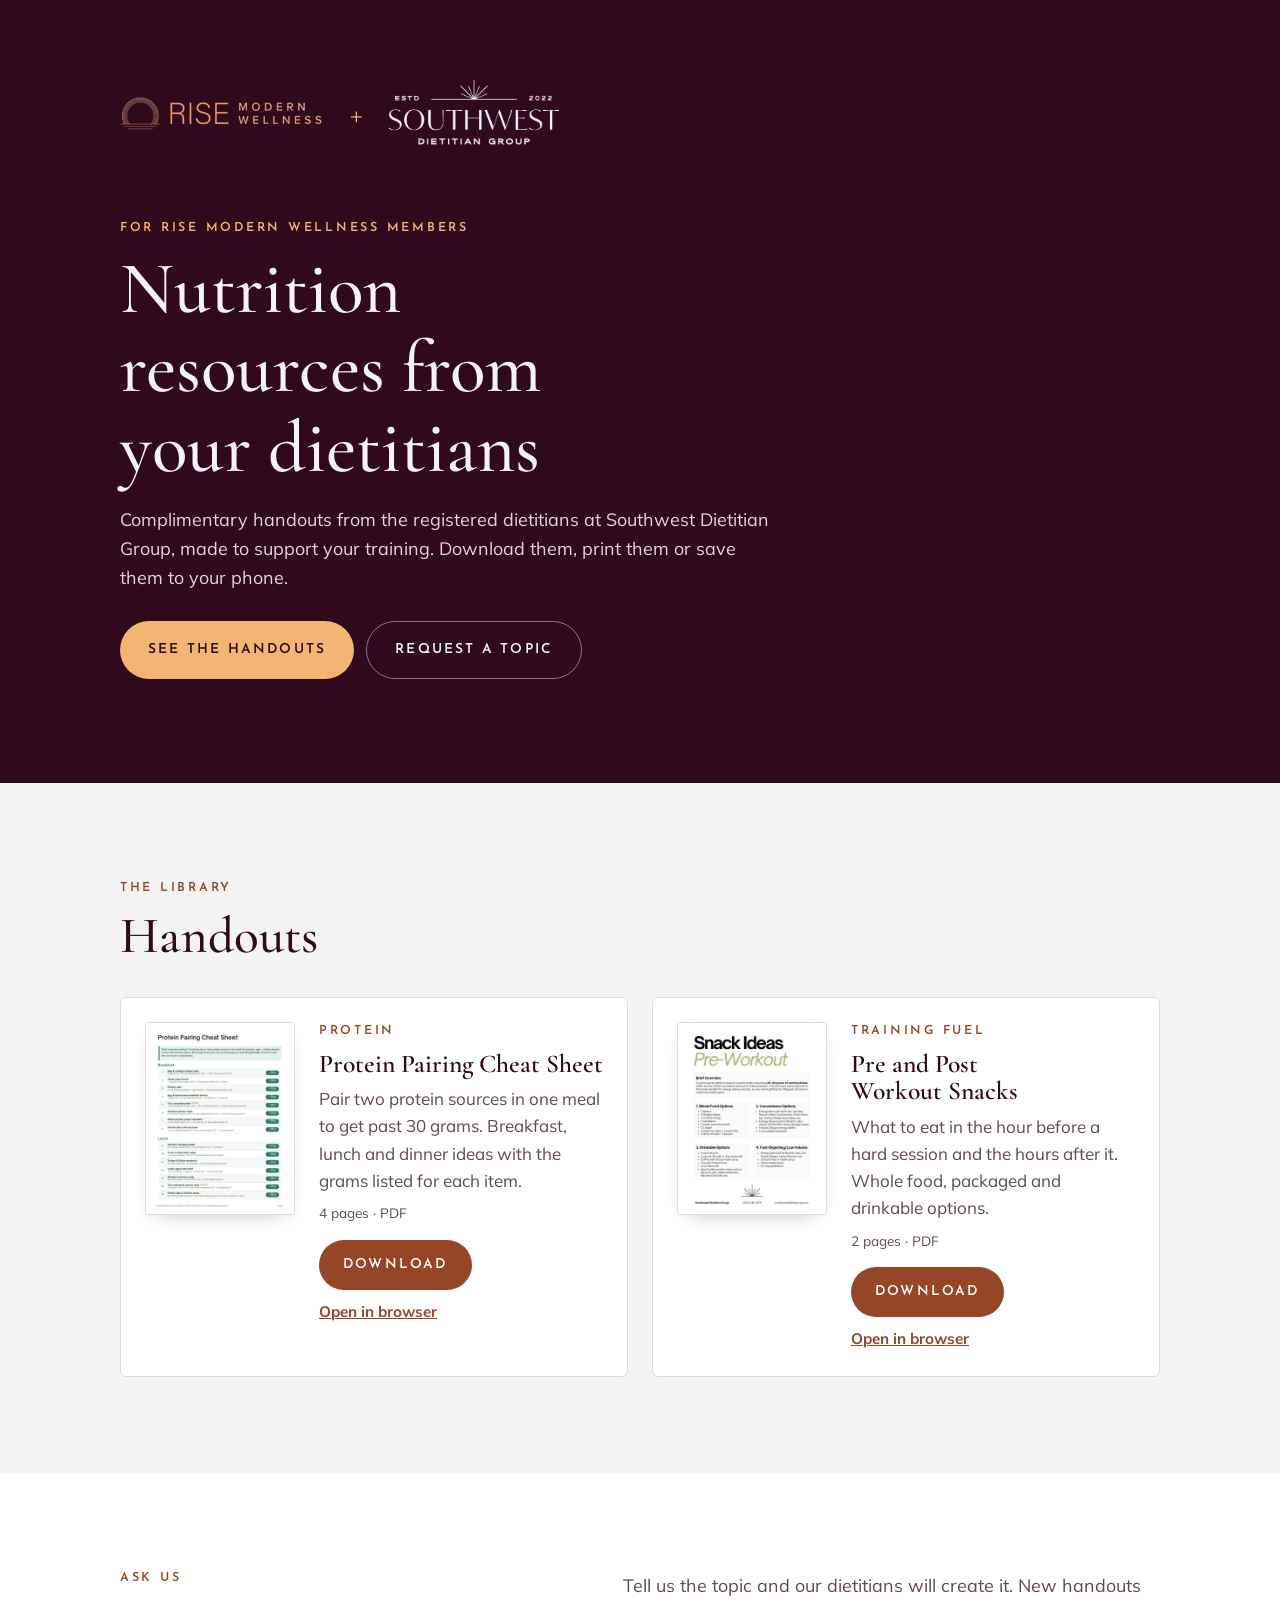
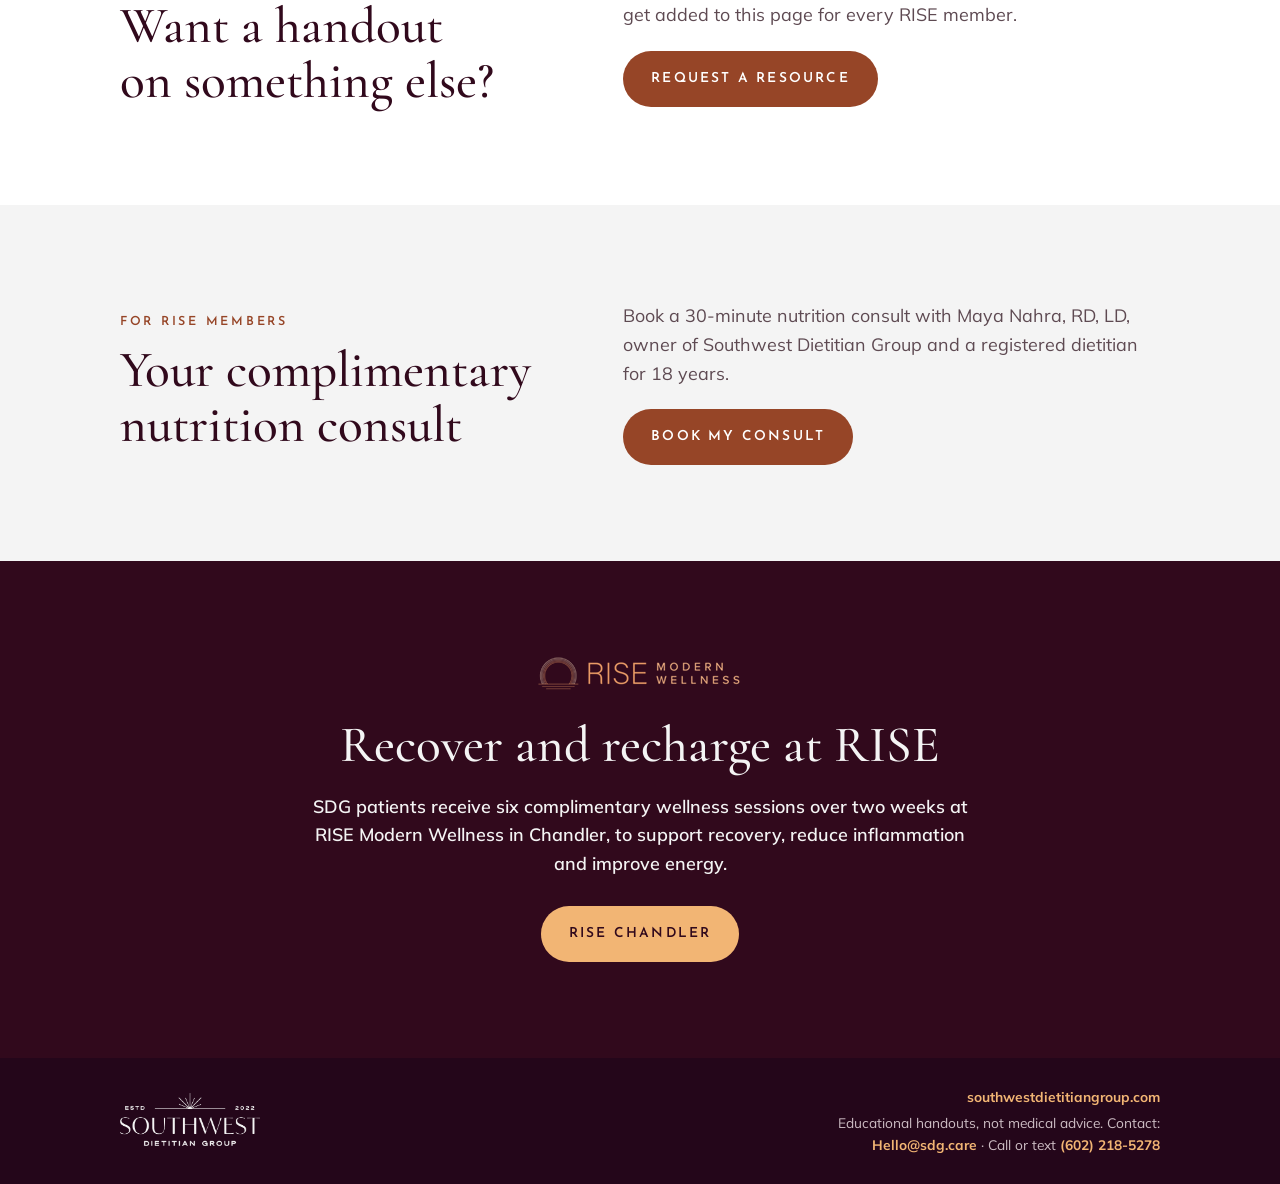
<file: rise/index.html>
<!doctype html>
<html lang="en">
<head>
<meta charset="utf-8">
<meta name="viewport" content="width=device-width, initial-scale=1, viewport-fit=cover">
<title>Nutrition resources for RISE Modern Wellness members | Southwest Dietitian Group</title>
<meta name="robots" content="noindex">
<meta name="description" content="Complimentary nutrition handouts for RISE Modern Wellness members from the registered dietitians at Southwest Dietitian Group.">
<meta property="og:title" content="Nutrition resources for RISE Modern Wellness members">
<meta property="og:description" content="Complimentary handouts from the registered dietitians at Southwest Dietitian Group.">
<meta property="og:image" content="https://go.southwestdietitiangroup.com/assets/sdg-badge.png">
<link rel="icon" type="image/png" sizes="64x64" href="/assets/favicon-64.png?v=2">
<link rel="apple-touch-icon" href="/assets/favicon-180.png?v=2">
<link rel="preconnect" href="https://fonts.googleapis.com">
<link rel="preconnect" href="https://fonts.gstatic.com" crossorigin>
<link rel="stylesheet" href="https://fonts.googleapis.com/css2?family=Cormorant+Garamond:ital,wght@0,500;0,600;1,500&family=Josefin+Sans:wght@400;600&family=Mulish:wght@400;600;700&display=swap">
<link rel="stylesheet" href="/resources/partner.css">
</head>
<body>
<div class="sdg-lp">
  <header class="hero">
    <div class="wrap">
      <div class="cobrand">
        <img class="partner-logo" src="/resources/img/rise-logo.png" alt="RISE Modern Wellness" style="width:204px">
        <span class="x" aria-hidden="true">+</span>
        <a class="logo-link" href="https://southwestdietitiangroup.com/" target="_blank" rel="noopener"><img class="sdg-logo" src="/assets/sdg-logo-white.png" alt="Southwest Dietitian Group"></a>
      </div>
      <p class="eyebrow">For RISE Modern Wellness members</p>
      <h1>Nutrition resources from your dietitians</h1>
      <p class="lede">Complimentary handouts from the registered dietitians at Southwest Dietitian Group, made to support your training. Download them, print them or save them to your phone.</p>
      <div class="hero-actions">
        <a class="btn btn-peach" href="#resources">See the handouts</a>
        <a class="btn btn-ghost" href="https://form.jotform.com/263257167018055" target="_blank" rel="noopener">Request a topic</a>
      </div>
    </div>
  </header>

  <main>
    <section class="band" id="resources">
      <div class="wrap">
        <p class="eyebrow">The library</p>
        <h2>Handouts</h2>
        <div class="grid">
        <article class="res">
          <a class="res-thumb" href="/resources/files/protein-pairing-cheat-sheet.pdf" target="_blank" rel="noopener" aria-label="Open Protein Pairing Cheat Sheet">
            <img src="/resources/img/protein-pairing-cheat-sheet.jpg" alt="" width="680" height="880" loading="lazy">
          </a>
          <div class="res-body">
            <p class="eyebrow">Protein</p>
            <h3>Protein Pairing Cheat Sheet</h3>
            <p class="res-blurb">Pair two protein sources in one meal to get past 30 grams. Breakfast, lunch and dinner ideas with the grams listed for each item.</p>
            <p class="res-meta">4 pages · PDF</p>
            <div class="res-actions">
              <a class="btn btn-rust" href="/resources/files/protein-pairing-cheat-sheet.pdf" download>Download</a>
              <a class="text-link" href="/resources/files/protein-pairing-cheat-sheet.pdf" target="_blank" rel="noopener">Open in browser</a>
            </div>
          </div>
        </article>
        <article class="res">
          <a class="res-thumb" href="/resources/files/pre-and-post-workout-carb-snacks.pdf" target="_blank" rel="noopener" aria-label="Open Pre and Post Workout Snacks">
            <img src="/resources/img/pre-and-post-workout-carb-snacks.jpg" alt="" width="680" height="880" loading="lazy">
          </a>
          <div class="res-body">
            <p class="eyebrow">Training fuel</p>
            <h3>Pre and Post Workout Snacks</h3>
            <p class="res-blurb">What to eat in the hour before a hard session and the hours after it. Whole food, packaged and drinkable options.</p>
            <p class="res-meta">2 pages · PDF</p>
            <div class="res-actions">
              <a class="btn btn-rust" href="/resources/files/pre-and-post-workout-carb-snacks.pdf" download>Download</a>
              <a class="text-link" href="/resources/files/pre-and-post-workout-carb-snacks.pdf" target="_blank" rel="noopener">Open in browser</a>
            </div>
          </div>
        </article>
        </div>
      </div>
    </section>

    <section class="band band-white" id="request">
      <div class="wrap split">
        <div>
          <p class="eyebrow">Ask us</p>
          <h2>Want a handout on something else?</h2>
        </div>
        <div class="split-body">
          <p class="lede">Tell us the topic and our dietitians will create it. New handouts get added to this page for every RISE member.</p>
          <a class="btn btn-rust" href="https://form.jotform.com/263257167018055" target="_blank" rel="noopener">Request a resource</a>
        </div>
      </div>
    </section>

    <section class="band" id="consult">
      <div class="wrap split">
        <div>
          <p class="eyebrow">For RISE members</p>
          <h2>Your complimentary nutrition consult</h2>
        </div>
        <div class="split-body">
          <p class="lede">Book a 30-minute nutrition consult with Maya Nahra, RD, LD, owner of Southwest Dietitian Group and a registered dietitian for 18 years.</p>
          <a class="btn btn-rust" href="https://sdg.intakeq.com/booking?serviceId=68c0e8e5-5097-4298-bee4-f5482008c1e0" target="_blank" rel="noopener">Book my consult</a>
        </div>
      </div>
    </section>

    <section class="band band-plum" id="partner">
      <div class="wrap center">
        <img class="partner-logo" src="/resources/img/rise-logo.png" alt="RISE Modern Wellness" style="width:204px">
        <h2>Recover and recharge at RISE</h2>
        <div class="back-copy"><p class="lede">SDG patients receive six complimentary wellness sessions over two weeks at RISE Modern Wellness in Chandler, to support recovery, reduce inflammation and improve energy.</p></div>
        <div class="hero-actions"><a class="btn btn-peach" href="https://risemodernwellness.com/locations/chandler-arizona/" target="_blank" rel="noopener">RISE Chandler</a></div>
      </div>
    </section>
  </main>

  <footer class="footer">
    <div class="wrap">
      <a class="logo-link" href="https://southwestdietitiangroup.com/" target="_blank" rel="noopener"><img src="/assets/sdg-logo-white.png" alt="Southwest Dietitian Group home"></a>
      <div class="footer-text">
        <a class="site-link" href="https://southwestdietitiangroup.com/" target="_blank" rel="noopener">southwestdietitiangroup.com</a>
        <span>Educational handouts, not medical advice. Contact: <a class="site-link" href="mailto:hello@sdg.care">Hello@sdg.care</a> · Call or text <a class="site-link" href="tel:+16022185278">(602) 218-5278</a></span>
      </div>
    </div>
  </footer>
</div>
</body>
</html>
</file>
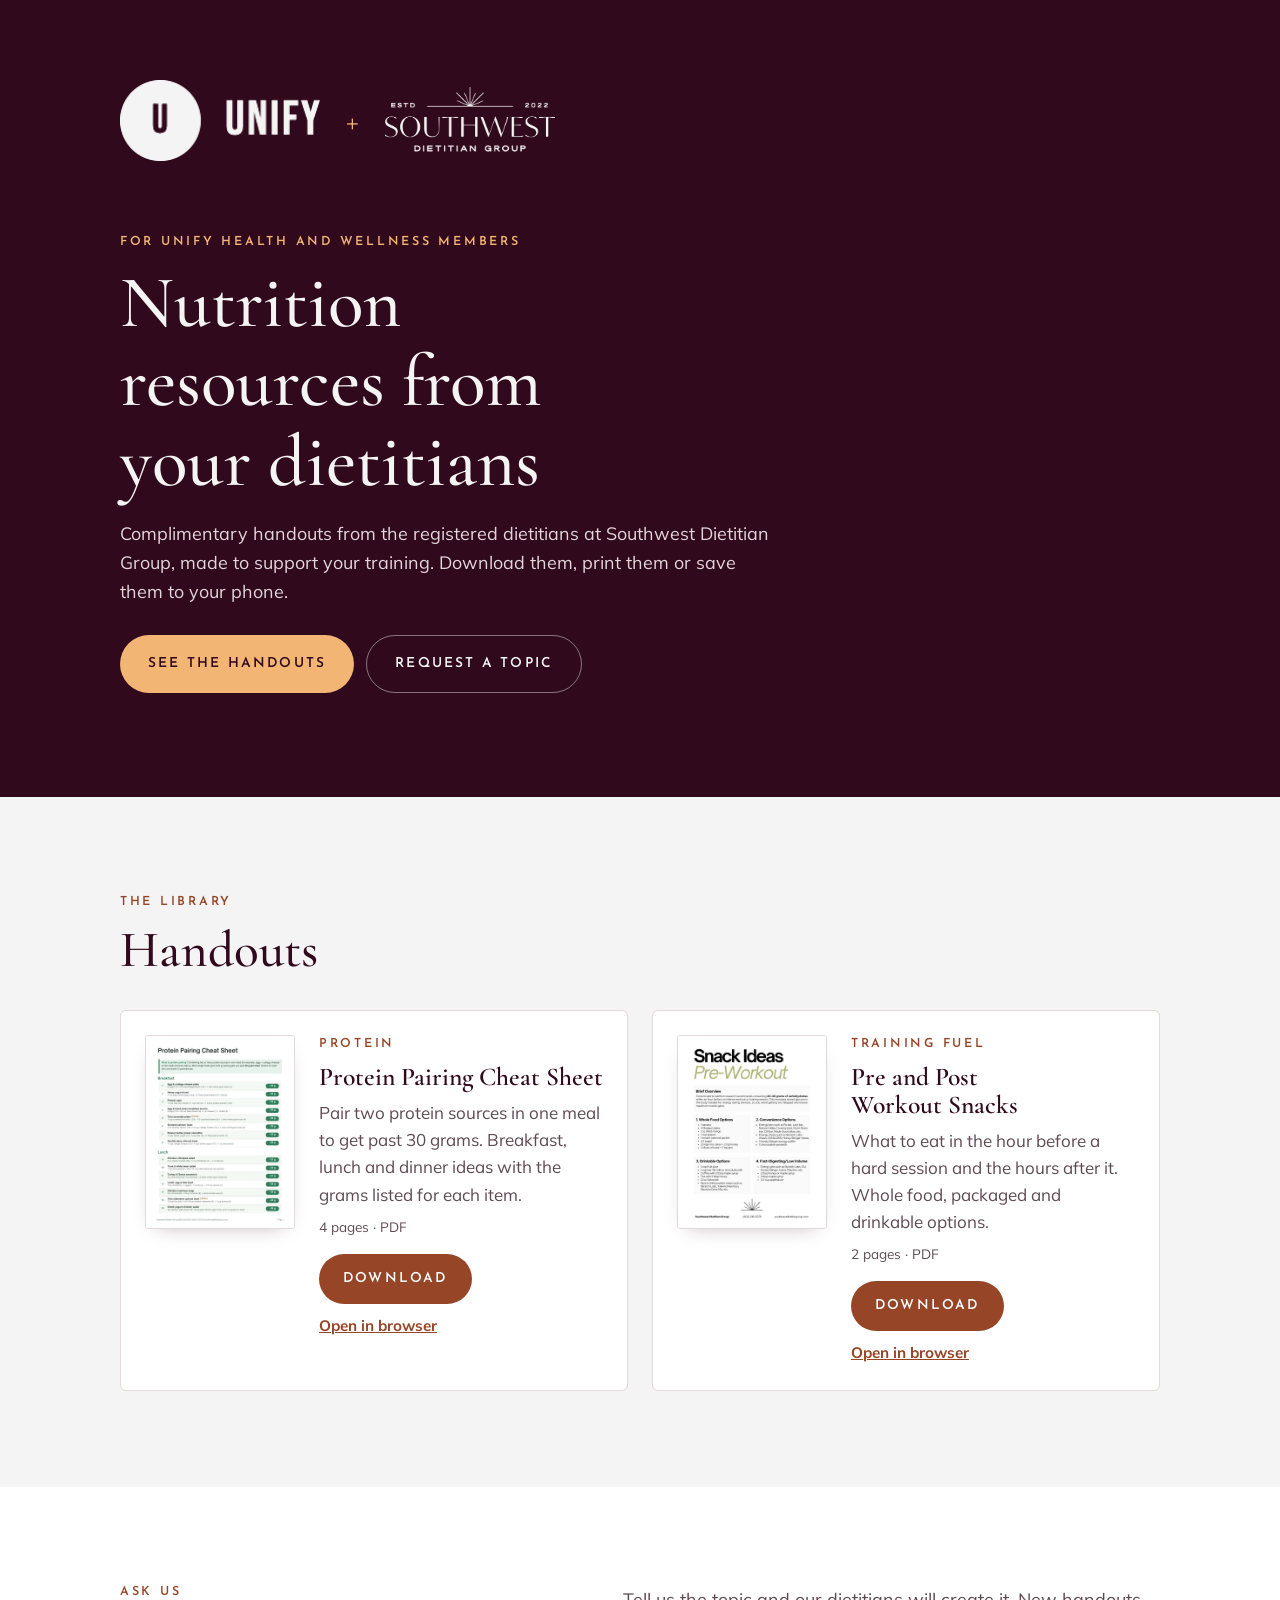
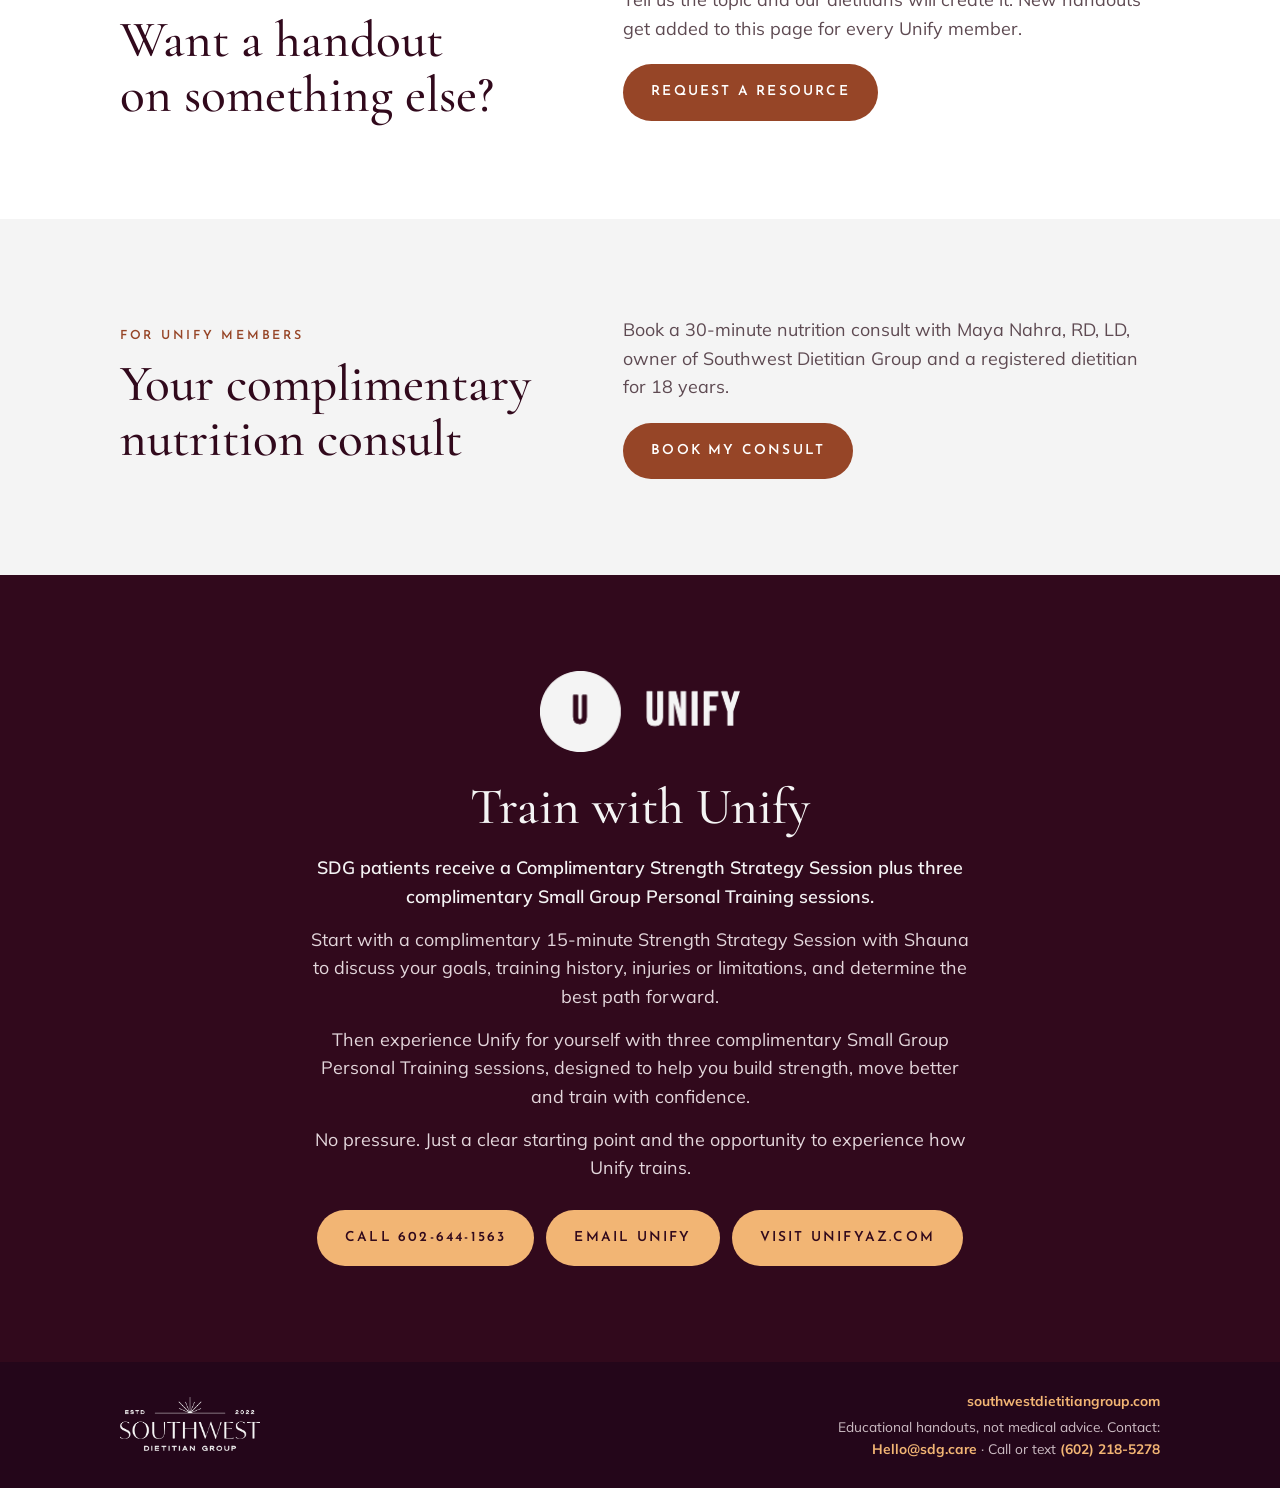
<file: unify/index.html>
<!doctype html>
<html lang="en">
<head>
<meta charset="utf-8">
<meta name="viewport" content="width=device-width, initial-scale=1, viewport-fit=cover">
<title>Nutrition resources for Unify Health and Wellness members | Southwest Dietitian Group</title>
<meta name="robots" content="noindex">
<meta name="description" content="Complimentary nutrition handouts for Unify Health and Wellness members from the registered dietitians at Southwest Dietitian Group.">
<meta property="og:title" content="Nutrition resources for Unify Health and Wellness members">
<meta property="og:description" content="Complimentary handouts from the registered dietitians at Southwest Dietitian Group.">
<meta property="og:image" content="https://go.southwestdietitiangroup.com/assets/sdg-badge.png">
<link rel="icon" type="image/png" sizes="64x64" href="/assets/favicon-64.png?v=2">
<link rel="apple-touch-icon" href="/assets/favicon-180.png?v=2">
<link rel="preconnect" href="https://fonts.googleapis.com">
<link rel="preconnect" href="https://fonts.gstatic.com" crossorigin>
<link rel="stylesheet" href="https://fonts.googleapis.com/css2?family=Cormorant+Garamond:ital,wght@0,500;0,600;1,500&family=Josefin+Sans:wght@400;600&family=Mulish:wght@400;600;700&display=swap">
<link rel="stylesheet" href="/resources/partner.css">
</head>
<body>
<div class="sdg-lp">
  <header class="hero">
    <div class="wrap">
      <div class="cobrand">
        <img class="partner-logo" src="/resources/img/unify-logo.png" alt="Unify Health and Wellness" style="width:200px">
        <span class="x" aria-hidden="true">+</span>
        <a class="logo-link" href="https://southwestdietitiangroup.com/" target="_blank" rel="noopener"><img class="sdg-logo" src="/assets/sdg-logo-white.png" alt="Southwest Dietitian Group"></a>
      </div>
      <p class="eyebrow">For Unify Health and Wellness members</p>
      <h1>Nutrition resources from your dietitians</h1>
      <p class="lede">Complimentary handouts from the registered dietitians at Southwest Dietitian Group, made to support your training. Download them, print them or save them to your phone.</p>
      <div class="hero-actions">
        <a class="btn btn-peach" href="#resources">See the handouts</a>
        <a class="btn btn-ghost" href="https://form.jotform.com/263257167018055" target="_blank" rel="noopener">Request a topic</a>
      </div>
    </div>
  </header>

  <main>
    <section class="band" id="resources">
      <div class="wrap">
        <p class="eyebrow">The library</p>
        <h2>Handouts</h2>
        <div class="grid">
        <article class="res">
          <a class="res-thumb" href="/resources/files/protein-pairing-cheat-sheet.pdf" target="_blank" rel="noopener" aria-label="Open Protein Pairing Cheat Sheet">
            <img src="/resources/img/protein-pairing-cheat-sheet.jpg" alt="" width="680" height="880" loading="lazy">
          </a>
          <div class="res-body">
            <p class="eyebrow">Protein</p>
            <h3>Protein Pairing Cheat Sheet</h3>
            <p class="res-blurb">Pair two protein sources in one meal to get past 30 grams. Breakfast, lunch and dinner ideas with the grams listed for each item.</p>
            <p class="res-meta">4 pages · PDF</p>
            <div class="res-actions">
              <a class="btn btn-rust" href="/resources/files/protein-pairing-cheat-sheet.pdf" download>Download</a>
              <a class="text-link" href="/resources/files/protein-pairing-cheat-sheet.pdf" target="_blank" rel="noopener">Open in browser</a>
            </div>
          </div>
        </article>
        <article class="res">
          <a class="res-thumb" href="/resources/files/pre-and-post-workout-carb-snacks.pdf" target="_blank" rel="noopener" aria-label="Open Pre and Post Workout Snacks">
            <img src="/resources/img/pre-and-post-workout-carb-snacks.jpg" alt="" width="680" height="880" loading="lazy">
          </a>
          <div class="res-body">
            <p class="eyebrow">Training fuel</p>
            <h3>Pre and Post Workout Snacks</h3>
            <p class="res-blurb">What to eat in the hour before a hard session and the hours after it. Whole food, packaged and drinkable options.</p>
            <p class="res-meta">2 pages · PDF</p>
            <div class="res-actions">
              <a class="btn btn-rust" href="/resources/files/pre-and-post-workout-carb-snacks.pdf" download>Download</a>
              <a class="text-link" href="/resources/files/pre-and-post-workout-carb-snacks.pdf" target="_blank" rel="noopener">Open in browser</a>
            </div>
          </div>
        </article>
        </div>
      </div>
    </section>

    <section class="band band-white" id="request">
      <div class="wrap split">
        <div>
          <p class="eyebrow">Ask us</p>
          <h2>Want a handout on something else?</h2>
        </div>
        <div class="split-body">
          <p class="lede">Tell us the topic and our dietitians will create it. New handouts get added to this page for every Unify member.</p>
          <a class="btn btn-rust" href="https://form.jotform.com/263257167018055" target="_blank" rel="noopener">Request a resource</a>
        </div>
      </div>
    </section>

    <section class="band" id="consult">
      <div class="wrap split">
        <div>
          <p class="eyebrow">For Unify members</p>
          <h2>Your complimentary nutrition consult</h2>
        </div>
        <div class="split-body">
          <p class="lede">Book a 30-minute nutrition consult with Maya Nahra, RD, LD, owner of Southwest Dietitian Group and a registered dietitian for 18 years.</p>
          <a class="btn btn-rust" href="https://sdg.intakeq.com/booking?serviceId=68c0e8e5-5097-4298-bee4-f5482008c1e0" target="_blank" rel="noopener">Book my consult</a>
        </div>
      </div>
    </section>

    <section class="band band-plum" id="partner">
      <div class="wrap center">
        <img class="partner-logo" src="/resources/img/unify-logo.png" alt="Unify Health and Wellness" style="width:200px">
        <h2>Train with Unify</h2>
        <div class="back-copy"><p class="lede">SDG patients receive a Complimentary Strength Strategy Session plus three complimentary Small Group Personal Training sessions.</p><p class="lede">Start with a complimentary 15-minute Strength Strategy Session with Shauna to discuss your goals, training history, injuries or limitations, and determine the best path forward.</p><p class="lede">Then experience Unify for yourself with three complimentary Small Group Personal Training sessions, designed to help you build strength, move better and train with confidence.</p><p class="lede">No pressure. Just a clear starting point and the opportunity to experience how Unify trains.</p></div>
        <div class="hero-actions"><a class="btn btn-peach" href="tel:+16026441563">Call 602-644-1563</a><a class="btn btn-peach" href="mailto:connectwithus@unifyaz.com">Email Unify</a><a class="btn btn-peach" href="https://unifyaz.com/" target="_blank" rel="noopener">Visit unifyaz.com</a></div>
      </div>
    </section>
  </main>

  <footer class="footer">
    <div class="wrap">
      <a class="logo-link" href="https://southwestdietitiangroup.com/" target="_blank" rel="noopener"><img src="/assets/sdg-logo-white.png" alt="Southwest Dietitian Group home"></a>
      <div class="footer-text">
        <a class="site-link" href="https://southwestdietitiangroup.com/" target="_blank" rel="noopener">southwestdietitiangroup.com</a>
        <span>Educational handouts, not medical advice. Contact: <a class="site-link" href="mailto:hello@sdg.care">Hello@sdg.care</a> · Call or text <a class="site-link" href="tel:+16022185278">(602) 218-5278</a></span>
      </div>
    </div>
  </footer>
</div>
</body>
</html>
</file>
<file: resources/partner.css>
/* Partner resource pages (/alloy/, /rise/). Built by _src/partner-resources/build.py. Same brand look as /2027/. */
.sdg-lp {
  --rust: #964527; --rust-deep: #7c381f; --plum: #31091C; --peach: #F2B574;
  --paper: #F4F4F4; --white: #FFFFFF; --ink: #2a1520; --ink-soft: #5e4a52; --line: #e2d9d8;
  --display: 'Aguila', 'Cormorant Garamond', Georgia, 'Times New Roman', serif;
  --label: 'Dallas', 'Josefin Sans', Arial, sans-serif;
  --body: 'Mulish', Arial, 'Helvetica Neue', sans-serif;
  color-scheme: light; font-family: var(--body); font-size: 17px; line-height: 1.6;
  color: var(--ink); background: var(--paper); -webkit-font-smoothing: antialiased;
}
body { margin: 0; background: #F4F4F4; }
.sdg-lp *, .sdg-lp *::before, .sdg-lp *::after { box-sizing: border-box; }
.sdg-lp img { max-width: 100%; display: block; }
.sdg-lp a { color: inherit; }
.sdg-lp .wrap { max-width: 1080px; margin-inline: auto; padding-left: max(20px, env(safe-area-inset-left, 0px)); padding-right: max(20px, env(safe-area-inset-right, 0px)); }
.sdg-lp .band { padding-block: clamp(56px, 8vw, 96px); }
.sdg-lp .band-white { background: var(--white); }
.sdg-lp .band-plum { background: var(--plum); color: var(--paper); }
.sdg-lp .eyebrow { font-family: var(--label); text-transform: uppercase; letter-spacing: .22em; font-size: .78rem; font-weight: 600; color: var(--rust); margin: 0 0 10px; }
.sdg-lp h1, .sdg-lp h2, .sdg-lp h3 { font-family: var(--display); font-weight: 500; line-height: 1.08; text-wrap: balance; margin: 0; color: var(--plum); }
.sdg-lp h2 { font-size: clamp(2.1rem, 4.6vw, 3.2rem); }
.sdg-lp h3 { font-size: 1.6rem; font-weight: 600; }
.sdg-lp p { margin: 0; }
.sdg-lp .lede { font-size: 1.12rem; color: var(--ink-soft); max-width: 60ch; }

.sdg-lp .btn { display: inline-flex; align-items: center; justify-content: center; font-family: var(--label); text-transform: uppercase; letter-spacing: .16em; font-weight: 600; font-size: .86rem; padding: 17px 28px; border-radius: 999px; text-decoration: none; transition: transform .18s ease, background-color .18s ease; }
.sdg-lp .btn:focus-visible, .sdg-lp a:focus-visible { outline: 3px solid var(--peach); outline-offset: 3px; }
.sdg-lp .btn-peach { background: var(--peach); color: var(--plum); }
.sdg-lp .btn-peach:hover { background: #f6c58d; transform: translateY(-1px); }
.sdg-lp .btn-rust { background: var(--rust); color: var(--white); }
.sdg-lp .btn-rust:hover { background: var(--rust-deep); transform: translateY(-1px); }
.sdg-lp .btn-ghost { color: var(--paper); border: 1px solid rgba(244,244,244,.45); }
.sdg-lp .btn-ghost:hover { border-color: var(--peach); color: var(--peach); }
.sdg-lp .text-link { color: var(--rust); font-weight: 700; font-size: .95rem; }

/* Hero */
.sdg-lp .hero { background: var(--plum); color: var(--paper); padding-block: clamp(40px, 7vw, 80px) clamp(56px, 9vw, 104px); }
.sdg-lp .hero h1 { color: var(--paper); font-size: clamp(2.6rem, 6.4vw, 4.6rem); max-width: 16ch; margin-bottom: 18px; }
.sdg-lp .hero .eyebrow { color: var(--peach); }
.sdg-lp .hero .lede { color: #e3d6db; }
.sdg-lp .cobrand { display: flex; align-items: center; flex-wrap: wrap; gap: 18px 26px; margin-bottom: clamp(40px, 7vw, 72px); }
.sdg-lp .cobrand .partner-logo { max-width: 60vw; height: auto; }
.sdg-lp .cobrand .x { font-family: var(--display); font-size: 2rem; color: var(--peach); line-height: 1; }
.sdg-lp .cobrand .sdg-logo { width: 170px; }
.sdg-lp .hero-actions { display: flex; flex-wrap: wrap; gap: 12px; margin-top: 30px; }

/* Resource cards */
.sdg-lp .grid { display: grid; grid-template-columns: repeat(auto-fill, minmax(min(100%, 460px), 1fr)); gap: 24px; margin-top: 32px; }
.sdg-lp .res { display: grid; grid-template-columns: 150px 1fr; gap: 24px; background: var(--white); border: 1px solid var(--line); border-radius: 6px; padding: 24px; align-items: start; }
.sdg-lp .res-thumb { display: block; border: 1px solid var(--line); border-radius: 3px; overflow: hidden; box-shadow: 0 8px 20px -12px rgba(49,9,28,.35); transition: transform .18s ease; }
.sdg-lp .res-thumb:hover { transform: translateY(-2px); }
.sdg-lp .res-thumb img { width: 100%; height: auto; }
.sdg-lp .res-body { display: grid; gap: 8px; min-width: 0; }
.sdg-lp .res-body .eyebrow { margin: 0; }
.sdg-lp .res-blurb { color: var(--ink-soft); }
.sdg-lp .res-meta { font-size: .85rem; color: var(--ink-soft); }
.sdg-lp .res-actions { display: flex; flex-wrap: wrap; align-items: center; gap: 10px 18px; margin-top: 8px; }
.sdg-lp .res-actions .btn { padding: 14px 24px; }

/* Two-column bands */
.sdg-lp .split { display: grid; grid-template-columns: 1fr 1.2fr; gap: 28px 56px; align-items: center; }
.sdg-lp .split-body { display: grid; gap: 22px; justify-items: start; }

/* Partner band */
.sdg-lp .center { display: grid; justify-items: center; text-align: center; gap: 18px; }
.sdg-lp .band-plum h2 { color: var(--paper); }
.sdg-lp .band-plum .lede { color: #e3d6db; }
.sdg-lp .band-plum .partner-logo { max-width: 70vw; height: auto; margin-bottom: 10px; }
.sdg-lp .band-plum .hero-actions { justify-content: center; margin-top: 10px; }

/* Footer */
.sdg-lp .footer { background: #24061a; color: #cdbdc4; font-size: .86rem; }
.sdg-lp .footer .wrap { padding-block: 28px; display: flex; flex-wrap: wrap; justify-content: space-between; gap: 14px; align-items: center; }
.sdg-lp .footer img { width: 140px; }
.sdg-lp .footer-text { display: grid; gap: 4px; text-align: right; max-width: 52ch; }
.sdg-lp .site-link { color: var(--peach); font-weight: 700; text-decoration: none; }

@media (max-width: 720px) {
  .sdg-lp .res { grid-template-columns: 96px 1fr; gap: 16px; padding: 18px; }
  .sdg-lp .split { grid-template-columns: 1fr; }
  .sdg-lp .footer-text { text-align: left; }
  .sdg-lp .hero-actions .btn { flex: 1 1 100%; }
}
@media (max-width: 480px) {
  .sdg-lp .cobrand { gap: 12px 16px; flex-wrap: nowrap; }
  .sdg-lp .cobrand .partner-logo { max-width: 46vw; }
  .sdg-lp .cobrand .sdg-logo { width: 120px; }
}
.sdg-lp .back-copy { display: grid; gap: 14px; justify-items: center; }
.sdg-lp .back-copy .lede:first-child { color: var(--paper); font-weight: 600; }
</file>
